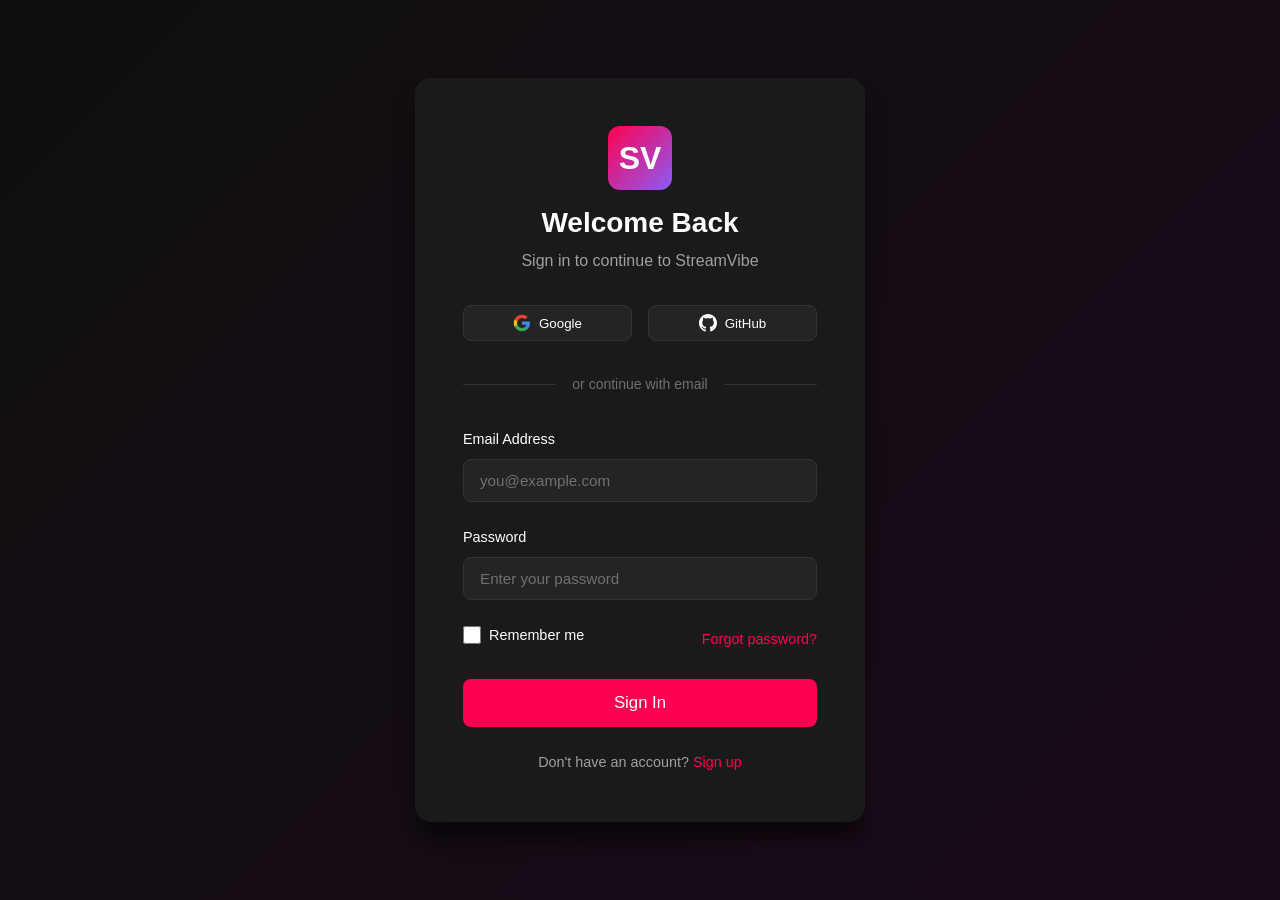
<file: streaming-platform/frontend/dashboard.html>
<!DOCTYPE html>
<html lang="en">
<head>
  <meta charset="UTF-8">
  <meta name="viewport" content="width=device-width, initial-scale=1.0">
  <title>Dashboard - StreamVibe</title>
  <link rel="stylesheet" href="css/main.css">
  <link rel="stylesheet" href="css/components.css">
  <link rel="stylesheet" href="css/animations.css">
  <style>
    .dashboard-header {
      background: linear-gradient(135deg, rgba(255, 0, 80, 0.1) 0%, rgba(139, 92, 246, 0.1) 100%);
      padding: var(--spacing-xl);
      border-radius: var(--radius-xl);
      margin-bottom: var(--spacing-xl);
    }

    .stats-grid {
      display: grid;
      grid-template-columns: repeat(auto-fit, minmax(250px, 1fr));
      gap: var(--spacing-lg);
      margin-bottom: var(--spacing-xl);
    }

    .stat-card {
      background: var(--bg-secondary);
      padding: var(--spacing-lg);
      border-radius: var(--radius-lg);
      border: 1px solid var(--border-color);
      transition: all var(--transition-base);
    }

    .stat-card:hover {
      transform: translateY(-4px);
      box-shadow: var(--shadow-lg);
      border-color: var(--primary);
    }

    .stat-card-header {
      display: flex;
      align-items: center;
      justify-content: space-between;
      margin-bottom: var(--spacing-md);
    }

    .stat-icon {
      width: 48px;
      height: 48px;
      border-radius: var(--radius-lg);
      display: flex;
      align-items: center;
      justify-content: center;
      font-size: 1.5rem;
    }

    .stat-icon.primary {
      background: linear-gradient(135deg, var(--primary), var(--secondary));
    }

    .stat-icon.success {
      background: linear-gradient(135deg, var(--success), #059669);
    }

    .stat-icon.warning {
      background: linear-gradient(135deg, var(--warning), #D97706);
    }

    .stat-icon.info {
      background: linear-gradient(135deg, var(--info), #2563EB);
    }

    .stat-value {
      font-size: 2rem;
      font-weight: 700;
      color: var(--text-primary);
      margin-bottom: var(--spacing-xs);
    }

    .stat-label {
      color: var(--text-secondary);
      font-size: 0.9rem;
    }

    .stat-change {
      display: inline-flex;
      align-items: center;
      gap: 4px;
      font-size: 0.85rem;
      font-weight: 500;
      margin-top: var(--spacing-xs);
    }

    .stat-change.positive {
      color: var(--success);
    }

    .stat-change.negative {
      color: var(--error);
    }

    .chart-container {
      background: var(--bg-secondary);
      padding: var(--spacing-lg);
      border-radius: var(--radius-lg);
      margin-bottom: var(--spacing-xl);
      border: 1px solid var(--border-color);
    }

    .chart-header {
      display: flex;
      align-items: center;
      justify-content: space-between;
      margin-bottom: var(--spacing-lg);
    }

    .chart-title {
      font-size: 1.25rem;
      font-weight: 600;
    }

    .chart-filters {
      display: flex;
      gap: var(--spacing-sm);
    }

    .filter-btn {
      padding: var(--spacing-xs) var(--spacing-md);
      background: var(--bg-tertiary);
      border-radius: var(--radius-md);
      color: var(--text-secondary);
      font-size: 0.85rem;
      cursor: pointer;
      transition: all var(--transition-fast);
    }

    .filter-btn:hover,
    .filter-btn.active {
      background: var(--primary);
      color: white;
    }

    .videos-table {
      background: var(--bg-secondary);
      border-radius: var(--radius-lg);
      overflow: hidden;
      border: 1px solid var(--border-color);
    }

    .table-header {
      display: flex;
      align-items: center;
      justify-content: space-between;
      padding: var(--spacing-lg);
      border-bottom: 1px solid var(--border-color);
    }

    .table-title {
      font-size: 1.25rem;
      font-weight: 600;
    }

    .video-row {
      display: grid;
      grid-template-columns: 200px 1fr auto auto auto;
      gap: var(--spacing-md);
      align-items: center;
      padding: var(--spacing-md) var(--spacing-lg);
      border-bottom: 1px solid var(--border-color);
      transition: background var(--transition-fast);
    }

    .video-row:hover {
      background: var(--bg-hover);
    }

    .video-row:last-child {
      border-bottom: none;
    }

    .video-thumbnail-small {
      width: 100%;
      aspect-ratio: 16/9;
      border-radius: var(--radius-md);
      object-fit: cover;
      background: var(--bg-tertiary);
    }

    .video-info-compact {
      min-width: 0;
    }

    .video-title-compact {
      font-weight: 500;
      margin-bottom: 4px;
    }

    .video-date-compact {
      font-size: 0.85rem;
      color: var(--text-secondary);
    }

    .video-stat-item {
      display: flex;
      align-items: center;
      gap: var(--spacing-xs);
      color: var(--text-secondary);
      font-size: 0.9rem;
    }

    .video-actions {
      display: flex;
      gap: var(--spacing-xs);
    }

    .action-icon-btn {
      width: 32px;
      height: 32px;
      display: flex;
      align-items: center;
      justify-content: center;
      border-radius: var(--radius-md);
      background: var(--bg-tertiary);
      color: var(--text-secondary);
      cursor: pointer;
      transition: all var(--transition-fast);
    }

    .action-icon-btn:hover {
      background: var(--primary);
      color: white;
    }

    .verification-banner {
      background: linear-gradient(135deg, var(--primary), var(--secondary));
      padding: var(--spacing-lg);
      border-radius: var(--radius-lg);
      margin-bottom: var(--spacing-xl);
      display: flex;
      align-items: center;
      gap: var(--spacing-md);
      animation: pulse 2s ease-in-out infinite;
    }

    .verification-icon {
      font-size: 3rem;
    }

    .verification-content h3 {
      font-size: 1.25rem;
      margin-bottom: var(--spacing-xs);
    }

    .verification-content p {
      color: rgba(255, 255, 255, 0.9);
      margin: 0;
    }

    @media (max-width: 1024px) {
      .video-row {
        grid-template-columns: 150px 1fr;
        gap: var(--spacing-sm);
      }

      .video-stat-item,
      .video-actions {
        display: none;
      }
    }

    @media (max-width: 768px) {
      .stats-grid {
        grid-template-columns: 1fr;
      }

      .video-row {
        grid-template-columns: 120px 1fr;
      }
    }
  </style>
</head>
<body>
  <!-- Navigation -->
  <nav class="navbar">
    <div class="navbar-content">
      <div class="navbar-left">
        <button class="icon-btn" onclick="window.location.href='index.html'">
          <svg width="24" height="24" viewBox="0 0 24 24" fill="none" stroke="currentColor" stroke-width="2">
            <path d="M19 12H5M5 12l7 7M5 12l7-7"/>
          </svg>
        </button>
        <a href="index.html" class="logo">
          <div class="logo-icon">SV</div>
          <span>StreamVibe</span>
        </a>
      </div>

      <div class="navbar-center">
        <div class="search-container">
          <input type="text" class="search-bar" placeholder="Search videos, channels..." id="searchInput" onkeyup="handleSearch(event)">
          <button class="search-btn" onclick="performSearch()">
            <svg width="20" height="20" viewBox="0 0 24 24" fill="none" stroke="currentColor" stroke-width="2">
              <circle cx="11" cy="11" r="8"/>
              <path d="m21 21-4.35-4.35"/>
            </svg>
          </button>
        </div>
      </div>

      <div class="navbar-right">
        <div class="user-menu" id="userMenu"></div>
      </div>
    </div>
  </nav>

  <!-- Main Content -->
  <main class="main-content full-width">
    <div class="container">
      <!-- Dashboard Header -->
      <div class="dashboard-header fade-in">
        <h1>Creator Dashboard</h1>
        <p style="color: var(--text-secondary); margin: 0;">Track your channel's performance and manage your content</p>
      </div>

      <!-- Verification Banner (shown if not verified) -->
      <div class="verification-banner slide-in-up" id="verificationBanner" style="display: none;">
        <div class="verification-icon">🔒</div>
        <div class="verification-content">
          <h3>You need verification to upload videos</h3>
          <p>Get 1,000 subscribers or 10,000 total views to become verified and start uploading content!</p>
          <div style="margin-top: var(--spacing-sm);">
            <div class="progress">
              <div class="progress-bar" id="verificationProgress" style="width: 0%"></div>
            </div>
            <p style="font-size: 0.85rem; margin-top: var(--spacing-xs);" id="verificationText"></p>
          </div>
        </div>
      </div>

      <!-- Stats Grid -->
      <div class="stats-grid">
        <div class="stat-card scale-in" style="animation-delay: 0.1s;">
          <div class="stat-card-header">
            <div>
              <div class="stat-value" id="totalViews">0</div>
              <div class="stat-label">Total Views</div>
              <div class="stat-change positive" id="viewsChange">
                <svg width="16" height="16" viewBox="0 0 24 24" fill="none" stroke="currentColor" stroke-width="2">
                  <polyline points="23 6 13.5 15.5 8.5 10.5 1 18"/>
                  <polyline points="17 6 23 6 23 12"/>
                </svg>
                +0%
              </div>
            </div>
            <div class="stat-icon primary">👁️</div>
          </div>
        </div>

        <div class="stat-card scale-in" style="animation-delay: 0.2s;">
          <div class="stat-card-header">
            <div>
              <div class="stat-value" id="totalSubscribers">0</div>
              <div class="stat-label">Subscribers</div>
              <div class="stat-change positive" id="subsChange">
                <svg width="16" height="16" viewBox="0 0 24 24" fill="none" stroke="currentColor" stroke-width="2">
                  <polyline points="23 6 13.5 15.5 8.5 10.5 1 18"/>
                  <polyline points="17 6 23 6 23 12"/>
                </svg>
                +0
              </div>
            </div>
            <div class="stat-icon success">📺</div>
          </div>
        </div>

        <div class="stat-card scale-in" style="animation-delay: 0.3s;">
          <div class="stat-card-header">
            <div>
              <div class="stat-value" id="totalVideos">0</div>
              <div class="stat-label">Total Videos</div>
              <div class="stat-change" id="videosChange">
                <svg width="16" height="16" viewBox="0 0 24 24" fill="none" stroke="currentColor" stroke-width="2">
                  <polyline points="23 6 13.5 15.5 8.5 10.5 1 18"/>
                  <polyline points="17 6 23 6 23 12"/>
                </svg>
                +0 this week
              </div>
            </div>
            <div class="stat-icon warning">🎬</div>
          </div>
        </div>

        <div class="stat-card scale-in" style="animation-delay: 0.4s;">
          <div class="stat-card-header">
            <div>
              <div class="stat-value" id="totalLikes">0</div>
              <div class="stat-label">Total Likes</div>
              <div class="stat-change positive" id="likesChange">
                <svg width="16" height="16" viewBox="0 0 24 24" fill="none" stroke="currentColor" stroke-width="2">
                  <polyline points="23 6 13.5 15.5 8.5 10.5 1 18"/>
                  <polyline points="17 6 23 6 23 12"/>
                </svg>
                +0%
              </div>
            </div>
            <div class="stat-icon info">👍</div>
          </div>
        </div>
      </div>

      <!-- Chart -->
      <div class="chart-container slide-in-up">
        <div class="chart-header">
          <h2 class="chart-title">Views Over Time</h2>
          <div class="chart-filters">
            <button class="filter-btn active" onclick="changeChartPeriod('week')">7 Days</button>
            <button class="filter-btn" onclick="changeChartPeriod('month')">30 Days</button>
            <button class="filter-btn" onclick="changeChartPeriod('year')">1 Year</button>
          </div>
        </div>
        <div id="viewsChart" style="height: 300px; display: flex; align-items: flex-end; gap: 8px; padding: var(--spacing-md);">
          <!-- Simple bar chart -->
        </div>
      </div>

      <!-- Videos Table -->
      <div class="videos-table slide-in-up">
        <div class="table-header">
          <h2 class="table-title">Your Videos</h2>
          <button class="btn btn-primary" onclick="window.location.href='upload.html'">
            <svg width="20" height="20" viewBox="0 0 24 24" fill="none" stroke="currentColor" stroke-width="2">
              <path d="M12 5v14M5 12h14"/>
            </svg>
            Upload Video
          </button>
        </div>
        <div id="videosList">
          <div style="padding: var(--spacing-xl); text-align: center; color: var(--text-secondary);">
            <div style="font-size: 3rem; margin-bottom: var(--spacing-md); opacity: 0.5;">📹</div>
            <p>No videos uploaded yet</p>
            <button class="btn btn-primary" style="margin-top: var(--spacing-md);" onclick="window.location.href='upload.html'">
              Upload Your First Video
            </button>
          </div>
        </div>
      </div>
    </div>
  </main>

  <script src="js/api.js"></script>
  <script src="js/auth.js"></script>
  <script src="js/app.js"></script>
  <script>
    let currentUser = null;

    document.addEventListener('DOMContentLoaded', () => {
      if (!requireAuth()) return;

      currentUser = getCurrentUser();
      initializeUserMenu();
      loadDashboardData();
    });

    function loadDashboardData() {
      // Calculate verification status
      const subscribers = currentUser.subscribers || 0;
      const totalViews = currentUser.totalViews || 0;
      const isVerified = subscribers >= 1000 || totalViews >= 10000;

      // Show verification banner if not verified
      if (!isVerified) {
        const banner = document.getElementById('verificationBanner');
        banner.style.display = 'flex';

        // Calculate progress
        const subsProgress = (subscribers / 1000) * 100;
        const viewsProgress = (totalViews / 10000) * 100;
        const maxProgress = Math.max(subsProgress, viewsProgress);

        document.getElementById('verificationProgress').style.width = Math.min(maxProgress, 100) + '%';

        let text = '';
        if (subscribers < 1000) {
          text += `${1000 - subscribers} more subscribers needed`;
        }
        if (totalViews < 10000) {
          if (text) text += ' OR ';
          text += `${formatNumber(10000 - totalViews)} more views needed`;
        }
        document.getElementById('verificationText').textContent = text;
      }

      // Load stats with demo data
      const stats = {
        totalViews: totalViews || 125430,
        totalSubscribers: subscribers || 542,
        totalVideos: currentUser.totalVideos || 0,
        totalLikes: 8234,
        viewsChange: 12.5,
        subsChange: 23,
        videosChange: 0,
        likesChange: 8.3
      };

      // Update stats
      animateNumber('totalViews', stats.totalViews);
      animateNumber('totalSubscribers', stats.totalSubscribers);
      animateNumber('totalVideos', stats.totalVideos);
      animateNumber('totalLikes', stats.totalLikes);

      document.getElementById('viewsChange').innerHTML = `
        <svg width="16" height="16" viewBox="0 0 24 24" fill="none" stroke="currentColor" stroke-width="2">
          <polyline points="23 6 13.5 15.5 8.5 10.5 1 18"/>
          <polyline points="17 6 23 6 23 12"/>
        </svg>
        +${stats.viewsChange}%
      `;

      document.getElementById('subsChange').innerHTML = `
        <svg width="16" height="16" viewBox="0 0 24 24" fill="none" stroke="currentColor" stroke-width="2">
          <polyline points="23 6 13.5 15.5 8.5 10.5 1 18"/>
          <polyline points="17 6 23 6 23 12"/>
        </svg>
        +${stats.subsChange}
      `;

      // Load chart
      renderChart();

      // Load videos if verified
      if (isVerified || stats.totalVideos > 0) {
        loadUserVideos();
      }
    }

    function animateNumber(elementId, targetValue) {
      const element = document.getElementById(elementId);
      let currentValue = 0;
      const duration = 1500;
      const steps = 60;
      const increment = targetValue / steps;
      const stepDuration = duration / steps;

      const timer = setInterval(() => {
        currentValue += increment;
        if (currentValue >= targetValue) {
          currentValue = targetValue;
          clearInterval(timer);
        }
        element.textContent = formatNumber(Math.floor(currentValue));
      }, stepDuration);
    }

    function renderChart() {
      const chart = document.getElementById('viewsChart');
      const data = [3200, 4100, 3800, 5200, 4900, 6100, 7300]; // Demo data for 7 days

      const maxValue = Math.max(...data);

      chart.innerHTML = data.map((value, index) => {
        const height = (value / maxValue) * 100;
        return `
          <div style="flex: 1; display: flex; flex-direction: column; align-items: center; gap: 8px;">
            <div style="font-size: 0.85rem; color: var(--text-secondary);">${formatNumber(value)}</div>
            <div style="width: 100%; height: 250px; background: var(--bg-tertiary); border-radius: var(--radius-md); display: flex; align-items: flex-end; overflow: hidden; position: relative;">
              <div style="width: 100%; height: ${height}%; background: linear-gradient(to top, var(--primary), var(--secondary)); border-radius: var(--radius-md) var(--radius-md) 0 0; transition: height 1s ease; animation: slideInUp 0.8s ease-out backwards; animation-delay: ${index * 0.1}s;"></div>
            </div>
            <div style="font-size: 0.75rem; color: var(--text-tertiary);">Day ${index + 1}</div>
          </div>
        `;
      }).join('');
    }

    function loadUserVideos() {
      const videosList = document.getElementById('videosList');

      // Demo videos
      const videos = [
        {
          id: '1',
          title: 'My First Video - Introduction to My Channel',
          thumbnail: 'https://via.placeholder.com/200x112',
          views: 1250,
          likes: 89,
          comments: 23,
          uploadedAt: '2024-01-15T10:00:00Z',
          status: 'published'
        }
      ];

      if (videos.length === 0) return;

      videosList.innerHTML = videos.map(video => `
        <div class="video-row">
          <img src="${video.thumbnail}" alt="${video.title}" class="video-thumbnail-small">
          <div class="video-info-compact">
            <div class="video-title-compact text-clamp-2">${video.title}</div>
            <div class="video-date-compact">${formatRelativeTime(video.uploadedAt)}</div>
          </div>
          <div class="video-stat-item">
            <svg width="16" height="16" viewBox="0 0 24 24" fill="none" stroke="currentColor" stroke-width="2">
              <path d="M1 12s4-8 11-8 11 8 11 8-4 8-11 8-11-8-11-8z"/>
              <circle cx="12" cy="12" r="3"/>
            </svg>
            ${formatNumber(video.views)}
          </div>
          <div class="video-stat-item">
            <svg width="16" height="16" viewBox="0 0 24 24" fill="none" stroke="currentColor" stroke-width="2">
              <path d="M14 9V5a3 3 0 0 0-3-3l-4 9v11h11.28a2 2 0 0 0 2-1.7l1.38-9a2 2 0 0 0-2-2.3zM7 22H4a2 2 0 0 1-2-2v-7a2 2 0 0 1 2-2h3"/>
            </svg>
            ${formatNumber(video.likes)}
          </div>
          <div class="video-actions">
            <button class="action-icon-btn" onclick="editVideo('${video.id}')" data-tooltip="Edit">
              <svg width="16" height="16" viewBox="0 0 24 24" fill="none" stroke="currentColor" stroke-width="2">
                <path d="M11 4H4a2 2 0 0 0-2 2v14a2 2 0 0 0 2 2h14a2 2 0 0 0 2-2v-7"/>
                <path d="M18.5 2.5a2.121 2.121 0 0 1 3 3L12 15l-4 1 1-4 9.5-9.5z"/>
              </svg>
            </button>
            <button class="action-icon-btn" onclick="viewAnalytics('${video.id}')" data-tooltip="Analytics">
              <svg width="16" height="16" viewBox="0 0 24 24" fill="none" stroke="currentColor" stroke-width="2">
                <line x1="18" y1="20" x2="18" y2="10"/>
                <line x1="12" y1="20" x2="12" y2="4"/>
                <line x1="6" y1="20" x2="6" y2="14"/>
              </svg>
            </button>
            <button class="action-icon-btn" onclick="deleteVideo('${video.id}')" data-tooltip="Delete">
              <svg width="16" height="16" viewBox="0 0 24 24" fill="none" stroke="currentColor" stroke-width="2">
                <polyline points="3 6 5 6 21 6"/>
                <path d="M19 6v14a2 2 0 0 1-2 2H7a2 2 0 0 1-2-2V6m3 0V4a2 2 0 0 1 2-2h4a2 2 0 0 1 2 2v2"/>
              </svg>
            </button>
          </div>
        </div>
      `).join('');
    }

    function changeChartPeriod(period) {
      document.querySelectorAll('.filter-btn').forEach(btn => btn.classList.remove('active'));
      event.target.classList.add('active');
      renderChart();
    }

    function editVideo(id) {
      showNotification('Edit functionality coming soon!', 'info');
    }

    function viewAnalytics(id) {
      showNotification('Analytics view coming soon!', 'info');
    }

    function deleteVideo(id) {
      if (confirm('Are you sure you want to delete this video?')) {
        showNotification('Video deleted successfully!', 'success');
        loadUserVideos();
      }
    }

    function handleSearch(event) {
      if (event.key === 'Enter') performSearch();
    }

    function performSearch() {
      const query = document.getElementById('searchInput').value;
      if (query.trim()) {
        window.location.href = `search.html?q=${encodeURIComponent(query)}`;
      }
    }
  </script>
</body>
</html>
</file>
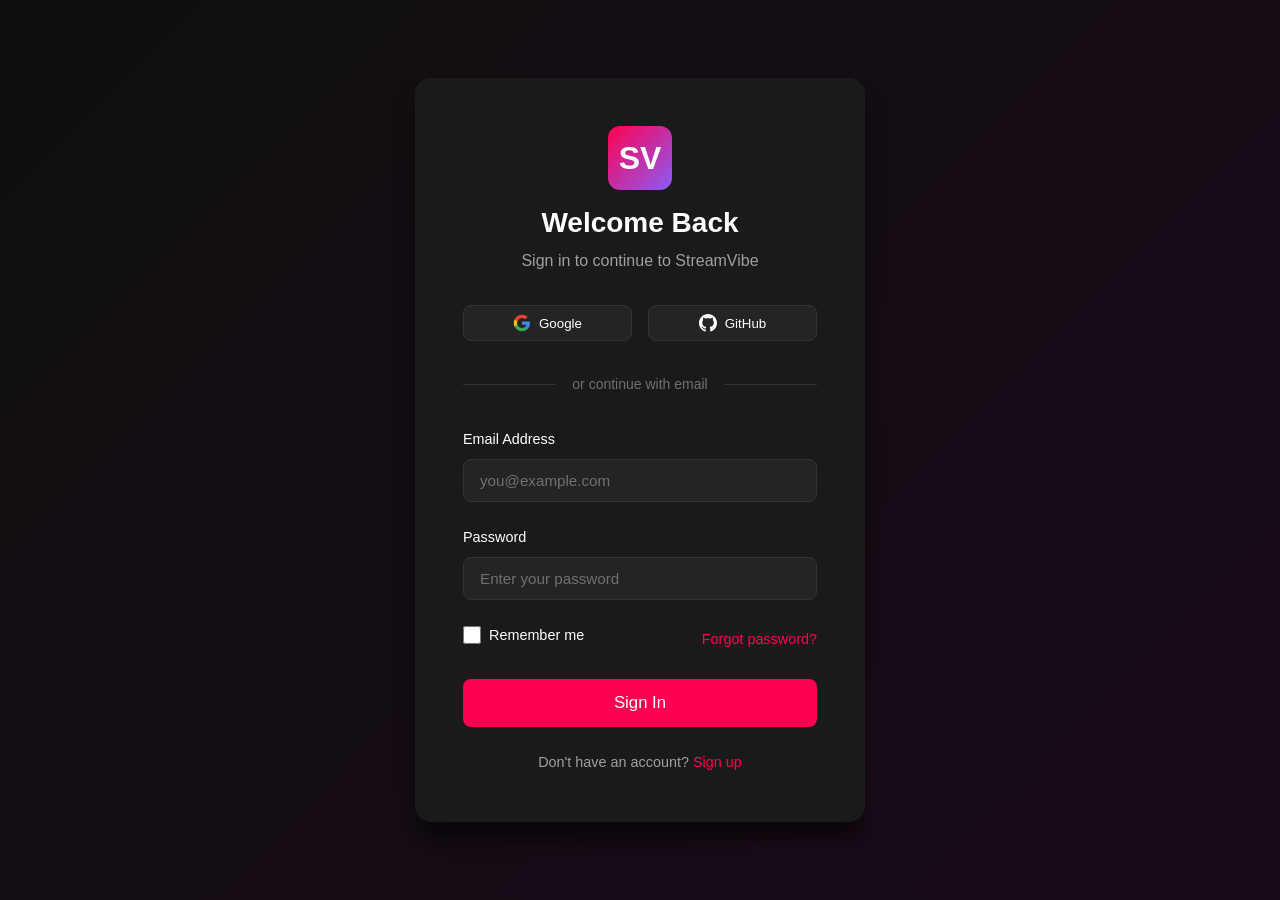
<file: streaming-platform/frontend/history.html>
<!DOCTYPE html>
<html lang="en">
<head>
  <meta charset="UTF-8">
  <meta name="viewport" content="width=device-width, initial-scale=1.0">
  <title>Watch History - StreamVibe</title>
  <link rel="stylesheet" href="css/main.css">
  <link rel="stylesheet" href="css/components.css">
  <link rel="stylesheet" href="css/animations.css">
  <style>
    .history-header {
      display: flex;
      align-items: center;
      justify-content: space-between;
      margin-bottom: var(--spacing-xl);
      flex-wrap: wrap;
      gap: var(--spacing-md);
    }

    .history-title {
      font-size: 2rem;
      font-weight: 700;
    }

    .history-actions {
      display: flex;
      gap: var(--spacing-md);
    }

    .history-stats {
      display: flex;
      gap: var(--spacing-xl);
      margin-bottom: var(--spacing-xl);
      padding: var(--spacing-lg);
      background: var(--bg-secondary);
      border-radius: var(--radius-lg);
      border: 1px solid var(--border-color);
    }

    .history-stat {
      text-align: center;
    }

    .history-stat-value {
      font-size: 1.75rem;
      font-weight: 700;
      color: var(--primary);
    }

    .history-stat-label {
      color: var(--text-secondary);
      font-size: 0.9rem;
    }

    .history-group {
      margin-bottom: var(--spacing-xl);
    }

    .history-group-title {
      font-size: 1.25rem;
      font-weight: 600;
      margin-bottom: var(--spacing-md);
      color: var(--text-secondary);
    }

    .history-item {
      display: grid;
      grid-template-columns: 200px 1fr auto;
      gap: var(--spacing-md);
      padding: var(--spacing-md);
      background: var(--bg-secondary);
      border-radius: var(--radius-lg);
      margin-bottom: var(--spacing-md);
      border: 1px solid var(--border-color);
      transition: all var(--transition-fast);
    }

    .history-item:hover {
      background: var(--bg-hover);
      border-color: var(--primary);
      transform: translateX(4px);
    }

    .history-thumbnail {
      width: 100%;
      aspect-ratio: 16/9;
      border-radius: var(--radius-md);
      object-fit: cover;
      background: var(--bg-tertiary);
      cursor: pointer;
      position: relative;
    }

    .watch-progress {
      position: absolute;
      bottom: 0;
      left: 0;
      right: 0;
      height: 4px;
      background: rgba(0, 0, 0, 0.5);
    }

    .watch-progress-bar {
      height: 100%;
      background: var(--primary);
    }

    .history-info {
      min-width: 0;
      display: flex;
      flex-direction: column;
      justify-content: center;
    }

    .history-video-title {
      font-weight: 500;
      margin-bottom: var(--spacing-xs);
      cursor: pointer;
      transition: color var(--transition-fast);
    }

    .history-video-title:hover {
      color: var(--primary);
    }

    .history-channel {
      color: var(--text-secondary);
      font-size: 0.9rem;
      margin-bottom: var(--spacing-xs);
    }

    .history-meta {
      color: var(--text-tertiary);
      font-size: 0.85rem;
    }

    .history-actions-btn {
      display: flex;
      flex-direction: column;
      justify-content: center;
      gap: var(--spacing-sm);
    }

    .empty-history {
      text-align: center;
      padding: var(--spacing-2xl);
      color: var(--text-secondary);
    }

    .empty-icon {
      font-size: 5rem;
      margin-bottom: var(--spacing-md);
      opacity: 0.3;
    }

    @media (max-width: 768px) {
      .history-item {
        grid-template-columns: 120px 1fr;
        gap: var(--spacing-sm);
      }

      .history-actions-btn {
        display: none;
      }

      .history-stats {
        flex-direction: column;
        gap: var(--spacing-md);
      }
    }
  </style>
</head>
<body>
  <!-- Navigation -->
  <nav class="navbar">
    <div class="navbar-content">
      <div class="navbar-left">
        <button class="icon-btn" id="menuBtn" onclick="toggleSidebar()">
          <svg width="24" height="24" viewBox="0 0 24 24" fill="none" stroke="currentColor" stroke-width="2">
            <path d="M3 12h18M3 6h18M3 18h18"/>
          </svg>
        </button>
        <a href="index.html" class="logo">
          <div class="logo-icon">SV</div>
          <span>StreamVibe</span>
        </a>
      </div>

      <div class="navbar-center">
        <div class="search-container">
          <input type="text" class="search-bar" placeholder="Search videos, channels..." id="searchInput" onkeyup="handleSearch(event)">
          <button class="search-btn" onclick="performSearch()">
            <svg width="20" height="20" viewBox="0 0 24 24" fill="none" stroke="currentColor" stroke-width="2">
              <circle cx="11" cy="11" r="8"/>
              <path d="m21 21-4.35-4.35"/>
            </svg>
          </button>
        </div>
      </div>

      <div class="navbar-right">
        <div class="user-menu" id="userMenu"></div>
      </div>
    </div>
  </nav>

  <!-- Sidebar -->
  <aside class="sidebar" id="sidebar">
    <div class="sidebar-section">
      <a href="index.html" class="sidebar-link">
        <span class="sidebar-icon">🏠</span>
        <span>Home</span>
      </a>
      <a href="#trending" class="sidebar-link">
        <span class="sidebar-icon">🔥</span>
        <span>Trending</span>
      </a>
      <a href="#subscriptions" class="sidebar-link">
        <span class="sidebar-icon">📺</span>
        <span>Subscriptions</span>
      </a>
    </div>

    <div class="sidebar-section">
      <div class="sidebar-title">Library</div>
      <a href="history.html" class="sidebar-link active">
        <span class="sidebar-icon">🕐</span>
        <span>History</span>
      </a>
      <a href="watch-later.html" class="sidebar-link">
        <span class="sidebar-icon">⏰</span>
        <span>Watch Later</span>
      </a>
      <a href="#liked" class="sidebar-link">
        <span class="sidebar-icon">👍</span>
        <span>Liked Videos</span>
      </a>
    </div>
  </aside>

  <!-- Main Content -->
  <main class="main-content">
    <div class="container">
      <!-- Header -->
      <div class="history-header fade-in">
        <h1 class="history-title">Watch History</h1>
        <div class="history-actions">
          <button class="btn btn-outline" onclick="searchHistory()">
            <svg width="20" height="20" viewBox="0 0 24 24" fill="none" stroke="currentColor" stroke-width="2">
              <circle cx="11" cy="11" r="8"/>
              <path d="m21 21-4.35-4.35"/>
            </svg>
            Search
          </button>
          <button class="btn btn-outline" onclick="clearHistory()">
            <svg width="20" height="20" viewBox="0 0 24 24" fill="none" stroke="currentColor" stroke-width="2">
              <polyline points="3 6 5 6 21 6"/>
              <path d="M19 6v14a2 2 0 0 1-2 2H7a2 2 0 0 1-2-2V6m3 0V4a2 2 0 0 1 2-2h4a2 2 0 0 1 2 2v2"/>
            </svg>
            Clear All
          </button>
        </div>
      </div>

      <!-- Stats -->
      <div class="history-stats slide-in-up">
        <div class="history-stat">
          <div class="history-stat-value" id="totalVideos">0</div>
          <div class="history-stat-label">Videos Watched</div>
        </div>
        <div class="history-stat">
          <div class="history-stat-value" id="totalWatchTime">0h</div>
          <div class="history-stat-label">Watch Time</div>
        </div>
        <div class="history-stat">
          <div class="history-stat-value" id="avgPerDay">0</div>
          <div class="history-stat-label">Avg. per Day</div>
        </div>
      </div>

      <!-- History List -->
      <div id="historyContainer">
        <!-- History items will be loaded here -->
      </div>
    </div>
  </main>

  <script src="js/api.js"></script>
  <script src="js/auth.js"></script>
  <script src="js/app.js"></script>
  <script>
    document.addEventListener('DOMContentLoaded', () => {
      if (!requireAuth()) return;

      initializeUserMenu();
      loadHistory();
    });

    async function loadHistory() {
      try {
        // In real app: const response = await api.get('/playlists/history');

        // Demo data
        const historyData = {
          today: [
            {
              id: '1',
              title: 'Amazing Tutorial - Complete Guide 2024',
              thumbnail: 'https://via.placeholder.com/200x112',
              channel: 'TechGuru',
              views: 125000,
              watchedAt: '2024-01-15T18:30:00Z',
              watchProgress: 75,
              duration: 600
            },
            {
              id: '2',
              title: 'Epic Gaming Montage - Best Moments',
              thumbnail: 'https://via.placeholder.com/200x112',
              channel: 'ProGamer',
              views: 50000,
              watchedAt: '2024-01-15T15:20:00Z',
              watchProgress: 100,
              duration: 480
            }
          ],
          yesterday: [
            {
              id: '3',
              title: 'Music Mix 2024 - Best Songs',
              thumbnail: 'https://via.placeholder.com/200x112',
              channel: 'MusicVibes',
              views: 500000,
              watchedAt: '2024-01-14T20:00:00Z',
              watchProgress: 45,
              duration: 3600
            }
          ],
          thisWeek: [
            {
              id: '4',
              title: 'How to Code Like a Pro',
              thumbnail: 'https://via.placeholder.com/200x112',
              channel: 'CodeMaster',
              views: 75000,
              watchedAt: '2024-01-12T14:00:00Z',
              watchProgress: 90,
              duration: 1200
            }
          ]
        };

        // Calculate stats
        const allVideos = [...historyData.today, ...historyData.yesterday, ...historyData.thisWeek];
        const totalVideos = allVideos.length;
        const totalWatchTime = allVideos.reduce((sum, v) => sum + (v.duration * v.watchProgress / 100), 0);
        const avgPerDay = Math.round(totalVideos / 7);

        animateNumber('totalVideos', totalVideos);
        document.getElementById('totalWatchTime').textContent = Math.round(totalWatchTime / 3600) + 'h';
        animateNumber('avgPerDay', avgPerDay);

        renderHistory(historyData);
      } catch (error) {
        console.error('Failed to load history:', error);
        showEmptyState();
      }
    }

    function renderHistory(data) {
      const container = document.getElementById('historyContainer');

      const groups = [
        { title: 'Today', items: data.today },
        { title: 'Yesterday', items: data.yesterday },
        { title: 'This Week', items: data.thisWeek }
      ];

      const html = groups.map(group => {
        if (!group.items || group.items.length === 0) return '';

        return `
          <div class="history-group slide-in-up">
            <h2 class="history-group-title">${group.title}</h2>
            ${group.items.map(video => `
              <div class="history-item">
                <div class="history-thumbnail" onclick="window.location.href='video.html?id=${video.id}'">
                  <img src="${video.thumbnail}" alt="${video.title}" style="width: 100%; height: 100%; object-fit: cover; border-radius: var(--radius-md);">
                  <div class="watch-progress">
                    <div class="watch-progress-bar" style="width: ${video.watchProgress}%"></div>
                  </div>
                  <div class="video-duration">${formatDuration(video.duration)}</div>
                </div>
                <div class="history-info">
                  <div class="history-video-title text-clamp-2" onclick="window.location.href='video.html?id=${video.id}'">${video.title}</div>
                  <div class="history-channel">${video.channel}</div>
                  <div class="history-meta">
                    ${formatNumber(video.views)} views • Watched ${formatRelativeTime(video.watchedAt)} • ${video.watchProgress}% complete
                  </div>
                </div>
                <div class="history-actions-btn">
                  <button class="btn btn-sm btn-outline" onclick="resumeVideo('${video.id}', ${video.watchProgress})">
                    Resume
                  </button>
                  <button class="btn btn-sm btn-ghost" onclick="removeFromHistory('${video.id}')">
                    <svg width="16" height="16" viewBox="0 0 24 24" fill="none" stroke="currentColor" stroke-width="2">
                      <line x1="18" y1="6" x2="6" y2="18"/>
                      <line x1="6" y1="6" x2="18" y2="18"/>
                    </svg>
                  </button>
                </div>
              </div>
            `).join('')}
          </div>
        `;
      }).join('');

      container.innerHTML = html || showEmptyState();
    }

    function showEmptyState() {
      return `
        <div class="empty-history fade-in">
          <div class="empty-icon">🕐</div>
          <h2>No watch history yet</h2>
          <p>Videos you watch will appear here</p>
          <button class="btn btn-primary" style="margin-top: var(--spacing-lg);" onclick="window.location.href='index.html'">
            Explore Videos
          </button>
        </div>
      `;
    }

    function animateNumber(elementId, targetValue) {
      const element = document.getElementById(elementId);
      let currentValue = 0;
      const duration = 1000;
      const steps = 30;
      const increment = targetValue / steps;
      const stepDuration = duration / steps;

      const timer = setInterval(() => {
        currentValue += increment;
        if (currentValue >= targetValue) {
          currentValue = targetValue;
          clearInterval(timer);
        }
        element.textContent = Math.floor(currentValue);
      }, stepDuration);
    }

    function resumeVideo(id, progress) {
      window.location.href = `video.html?id=${id}&t=${progress}`;
    }

    function removeFromHistory(id) {
      if (confirm('Remove this video from your history?')) {
        showNotification('Removed from history', 'success');
        loadHistory();
      }
    }

    function clearHistory() {
      if (confirm('Are you sure you want to clear your entire watch history? This action cannot be undone.')) {
        showNotification('History cleared', 'success');
        document.getElementById('historyContainer').innerHTML = showEmptyState();
        document.getElementById('totalVideos').textContent = '0';
        document.getElementById('totalWatchTime').textContent = '0h';
        document.getElementById('avgPerDay').textContent = '0';
      }
    }

    function searchHistory() {
      const query = prompt('Search your history:');
      if (query) {
        showNotification('Search functionality coming soon!', 'info');
      }
    }

    function toggleSidebar() {
      document.getElementById('sidebar').classList.toggle('open');
    }

    function handleSearch(event) {
      if (event.key === 'Enter') performSearch();
    }

    function performSearch() {
      const query = document.getElementById('searchInput').value;
      if (query.trim()) {
        window.location.href = `search.html?q=${encodeURIComponent(query)}`;
      }
    }
  </script>
</body>
</html>
</file>
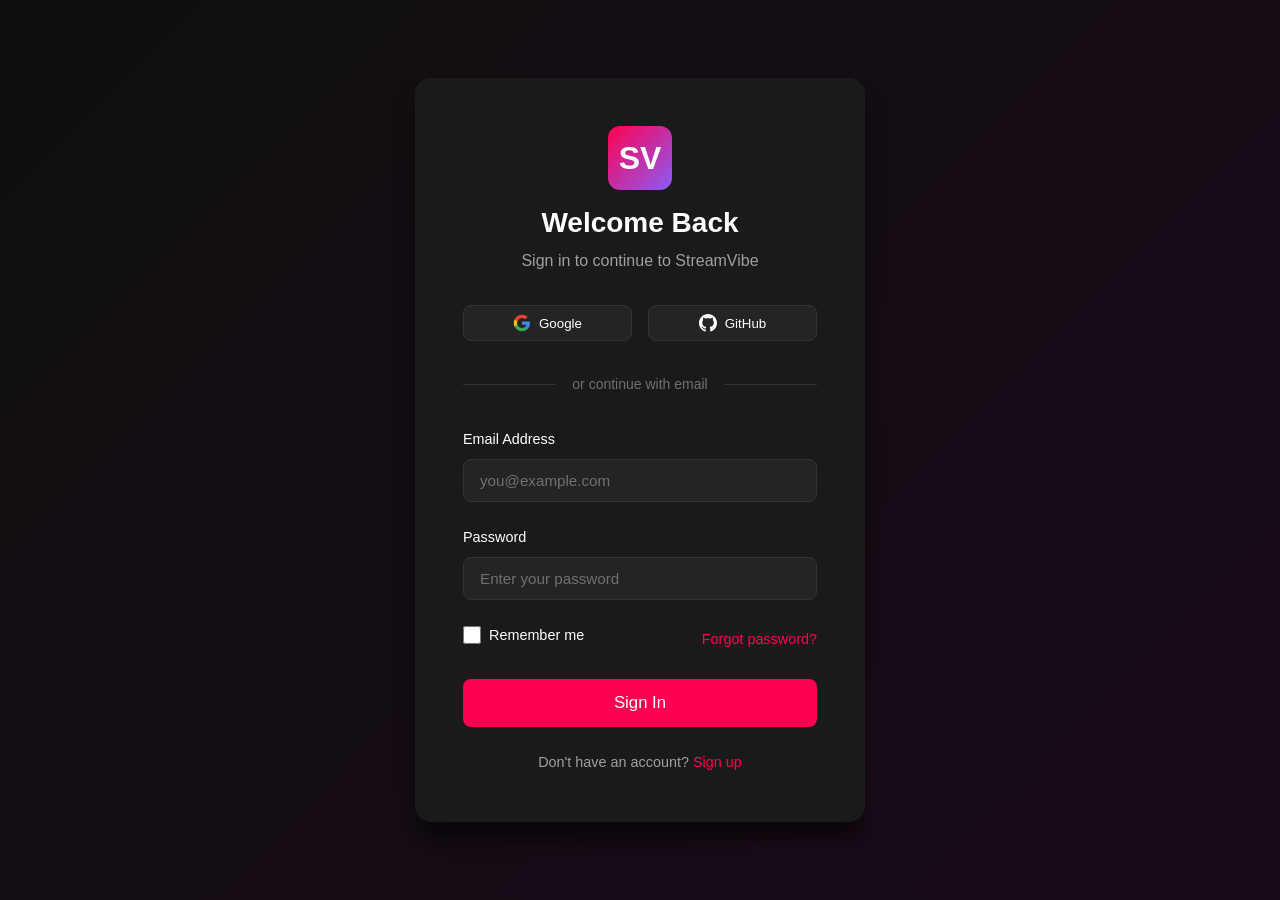
<file: streaming-platform/frontend/login.html>
<!DOCTYPE html>
<html lang="en">
<head>
  <meta charset="UTF-8">
  <meta name="viewport" content="width=device-width, initial-scale=1.0">
  <title>Login - StreamVibe</title>
  <link rel="stylesheet" href="css/main.css">
  <link rel="stylesheet" href="css/components.css">
  <link rel="stylesheet" href="css/animations.css">
  <style>
    .auth-container {
      min-height: 100vh;
      display: flex;
      align-items: center;
      justify-content: center;
      padding: var(--spacing-lg);
      background: linear-gradient(135deg, var(--bg-primary) 0%, #1a0a1a 100%);
    }

    .auth-box {
      background: var(--bg-secondary);
      border-radius: var(--radius-xl);
      padding: var(--spacing-2xl);
      max-width: 450px;
      width: 100%;
      box-shadow: var(--shadow-xl);
    }

    .auth-logo {
      text-align: center;
      margin-bottom: var(--spacing-xl);
    }

    .auth-logo-icon {
      width: 64px;
      height: 64px;
      background: linear-gradient(135deg, var(--primary), var(--secondary));
      border-radius: var(--radius-lg);
      display: inline-flex;
      align-items: center;
      justify-content: center;
      font-size: 2rem;
      font-weight: 700;
      color: white;
      margin-bottom: var(--spacing-md);
    }

    .auth-title {
      font-size: 1.75rem;
      font-weight: 600;
      text-align: center;
      margin-bottom: var(--spacing-sm);
    }

    .auth-subtitle {
      text-align: center;
      color: var(--text-secondary);
      margin-bottom: var(--spacing-xl);
    }

    .auth-divider {
      display: flex;
      align-items: center;
      gap: var(--spacing-md);
      margin: var(--spacing-xl) 0;
      color: var(--text-tertiary);
      font-size: 0.875rem;
    }

    .auth-divider::before,
    .auth-divider::after {
      content: '';
      flex: 1;
      height: 1px;
      background: var(--border-color);
    }

    .auth-link {
      text-align: center;
      margin-top: var(--spacing-lg);
      color: var(--text-secondary);
      font-size: 0.9rem;
    }

    .auth-link a {
      color: var(--primary);
      font-weight: 500;
    }

    .auth-link a:hover {
      text-decoration: underline;
    }

    .social-login {
      display: grid;
      grid-template-columns: 1fr 1fr;
      gap: var(--spacing-md);
      margin-bottom: var(--spacing-lg);
    }

    .social-btn {
      padding: var(--spacing-sm) var(--spacing-md);
      background: var(--bg-tertiary);
      border: 1px solid var(--border-color);
      border-radius: var(--radius-md);
      color: var(--text-primary);
      display: flex;
      align-items: center;
      justify-content: center;
      gap: var(--spacing-sm);
      cursor: pointer;
      transition: all var(--transition-fast);
    }

    .social-btn:hover {
      background: var(--bg-hover);
      border-color: var(--text-secondary);
    }

    .remember-forgot {
      display: flex;
      align-items: center;
      justify-content: space-between;
      margin-bottom: var(--spacing-lg);
      font-size: 0.9rem;
    }

    .forgot-link {
      color: var(--primary);
      font-weight: 500;
    }

    .forgot-link:hover {
      text-decoration: underline;
    }
  </style>
</head>
<body>
  <div class="auth-container fade-in">
    <div class="auth-box scale-in">
      <div class="auth-logo">
        <div class="auth-logo-icon">SV</div>
        <h1 class="auth-title">Welcome Back</h1>
        <p class="auth-subtitle">Sign in to continue to StreamVibe</p>
      </div>

      <!-- Social Login -->
      <div class="social-login">
        <button class="social-btn" onclick="socialLogin('google')">
          <svg width="18" height="18" viewBox="0 0 24 24" fill="currentColor">
            <path d="M22.56 12.25c0-.78-.07-1.53-.2-2.25H12v4.26h5.92c-.26 1.37-1.04 2.53-2.21 3.31v2.77h3.57c2.08-1.92 3.28-4.74 3.28-8.09z" fill="#4285F4"/>
            <path d="M12 23c2.97 0 5.46-.98 7.28-2.66l-3.57-2.77c-.98.66-2.23 1.06-3.71 1.06-2.86 0-5.29-1.93-6.16-4.53H2.18v2.84C3.99 20.53 7.7 23 12 23z" fill="#34A853"/>
            <path d="M5.84 14.09c-.22-.66-.35-1.36-.35-2.09s.13-1.43.35-2.09V7.07H2.18C1.43 8.55 1 10.22 1 12s.43 3.45 1.18 4.93l2.85-2.22.81-.62z" fill="#FBBC05"/>
            <path d="M12 5.38c1.62 0 3.06.56 4.21 1.64l3.15-3.15C17.45 2.09 14.97 1 12 1 7.7 1 3.99 3.47 2.18 7.07l3.66 2.84c.87-2.6 3.3-4.53 6.16-4.53z" fill="#EA4335"/>
          </svg>
          Google
        </button>
        <button class="social-btn" onclick="socialLogin('github')">
          <svg width="18" height="18" viewBox="0 0 24 24" fill="currentColor">
            <path d="M12 0c-6.626 0-12 5.373-12 12 0 5.302 3.438 9.8 8.207 11.387.599.111.793-.261.793-.577v-2.234c-3.338.726-4.033-1.416-4.033-1.416-.546-1.387-1.333-1.756-1.333-1.756-1.089-.745.083-.729.083-.729 1.205.084 1.839 1.237 1.839 1.237 1.07 1.834 2.807 1.304 3.492.997.107-.775.418-1.305.762-1.604-2.665-.305-5.467-1.334-5.467-5.931 0-1.311.469-2.381 1.236-3.221-.124-.303-.535-1.524.117-3.176 0 0 1.008-.322 3.301 1.23.957-.266 1.983-.399 3.003-.404 1.02.005 2.047.138 3.006.404 2.291-1.552 3.297-1.23 3.297-1.23.653 1.653.242 2.874.118 3.176.77.84 1.235 1.911 1.235 3.221 0 4.609-2.807 5.624-5.479 5.921.43.372.823 1.102.823 2.222v3.293c0 .319.192.694.801.576 4.765-1.589 8.199-6.086 8.199-11.386 0-6.627-5.373-12-12-12z"/>
          </svg>
          GitHub
        </button>
      </div>

      <div class="auth-divider">
        <span>or continue with email</span>
      </div>

      <!-- Login Form -->
      <form id="loginForm" onsubmit="handleLogin(event)">
        <div class="form-group">
          <label class="form-label" for="email">Email Address</label>
          <input
            type="email"
            id="email"
            class="form-input"
            placeholder="you@example.com"
            required
          >
        </div>

        <div class="form-group">
          <label class="form-label" for="password">Password</label>
          <input
            type="password"
            id="password"
            class="form-input"
            placeholder="Enter your password"
            required
          >
        </div>

        <div class="remember-forgot">
          <label class="form-checkbox">
            <input type="checkbox" id="remember">
            <span>Remember me</span>
          </label>
          <a href="reset-password.html" class="forgot-link">Forgot password?</a>
        </div>

        <button type="submit" class="btn btn-primary btn-full btn-lg">
          <span id="loginBtnText">Sign In</span>
          <div class="spinner hidden" id="loginSpinner"></div>
        </button>
      </form>

      <div class="auth-link">
        Don't have an account? <a href="signup.html">Sign up</a>
      </div>
    </div>
  </div>

  <script src="js/api.js"></script>
  <script src="js/auth.js"></script>
  <script>
    async function handleLogin(event) {
      event.preventDefault();

      const email = document.getElementById('email').value;
      const password = document.getElementById('password').value;
      const remember = document.getElementById('remember').checked;

      const btnText = document.getElementById('loginBtnText');
      const spinner = document.getElementById('loginSpinner');
      const form = document.getElementById('loginForm');

      // Show loading state
      btnText.classList.add('hidden');
      spinner.classList.remove('hidden');
      form.querySelectorAll('input').forEach(input => input.disabled = true);

      try {
        const response = await api.post('/auth/login', {
          email,
          password
        });

        if (response.success) {
          // Store token
          if (remember) {
            localStorage.setItem('token', response.data.token);
          } else {
            sessionStorage.setItem('token', response.data.token);
          }

          // Store user data
          localStorage.setItem('user', JSON.stringify(response.data.user));

          // Show success message
          showNotification('Login successful! Redirecting...', 'success');

          // Redirect to homepage
          setTimeout(() => {
            window.location.href = 'index.html';
          }, 1000);
        }
      } catch (error) {
        // Show error message
        showNotification(error.message || 'Login failed. Please try again.', 'error');

        // Reset form state
        btnText.classList.remove('hidden');
        spinner.classList.add('hidden');
        form.querySelectorAll('input').forEach(input => input.disabled = false);
      }
    }

    function socialLogin(provider) {
      showNotification(`${provider} login coming soon!`, 'info');
    }

    function showNotification(message, type) {
      // Simple notification implementation
      const notification = document.createElement('div');
      notification.className = `alert alert-${type} notification-enter`;
      notification.style.position = 'fixed';
      notification.style.top = '20px';
      notification.style.right = '20px';
      notification.style.zIndex = '9999';
      notification.style.minWidth = '300px';
      notification.innerHTML = `
        <div class="alert-content">
          <div>${message}</div>
        </div>
      `;

      document.body.appendChild(notification);

      setTimeout(() => {
        notification.classList.add('notification-exit');
        setTimeout(() => notification.remove(), 300);
      }, 3000);
    }
  </script>
</body>
</html>
</file>
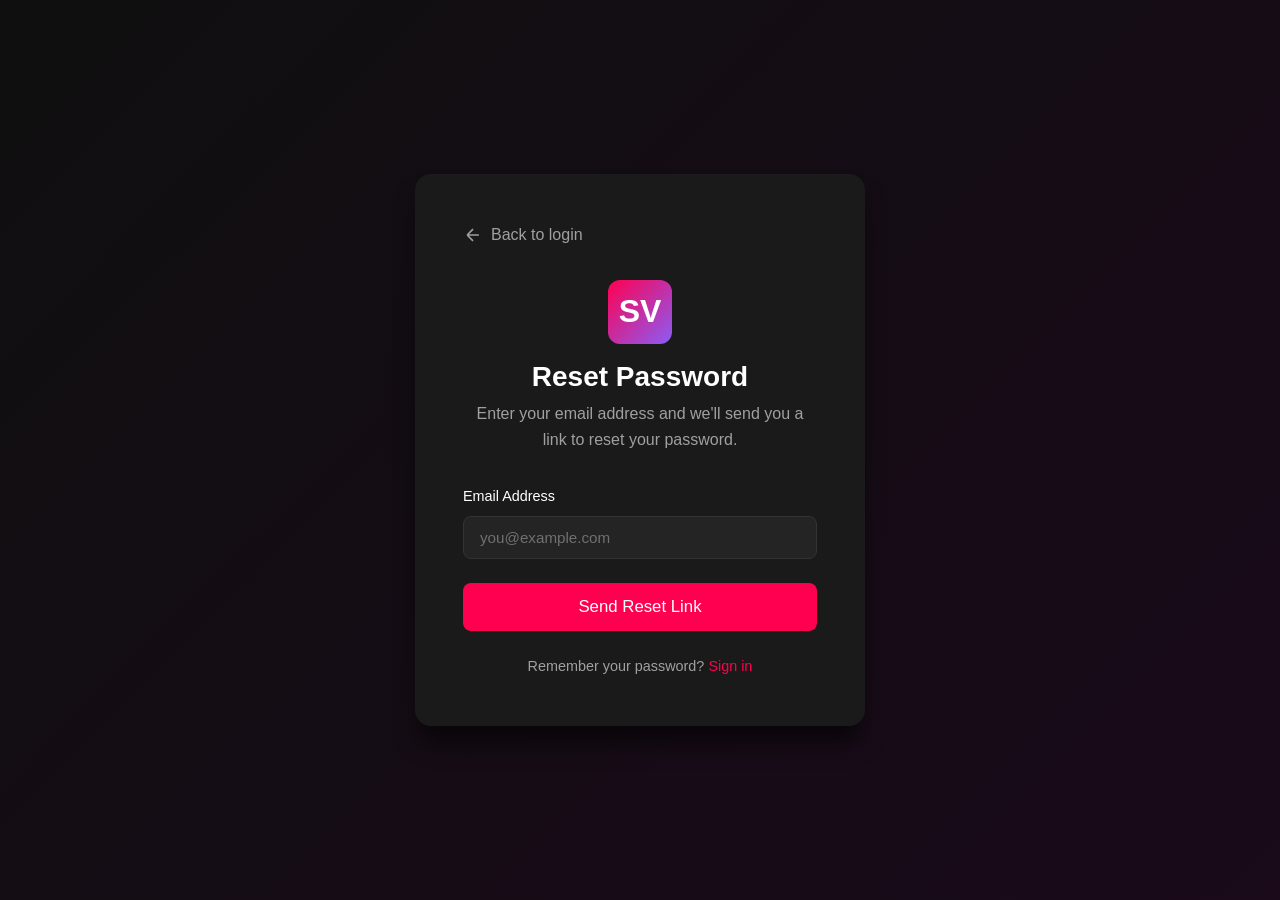
<file: streaming-platform/frontend/reset-password.html>
<!DOCTYPE html>
<html lang="en">
<head>
  <meta charset="UTF-8">
  <meta name="viewport" content="width=device-width, initial-scale=1.0">
  <title>Reset Password - StreamVibe</title>
  <link rel="stylesheet" href="css/main.css">
  <link rel="stylesheet" href="css/components.css">
  <link rel="stylesheet" href="css/animations.css">
  <style>
    .auth-container {
      min-height: 100vh;
      display: flex;
      align-items: center;
      justify-content: center;
      padding: var(--spacing-lg);
      background: linear-gradient(135deg, var(--bg-primary) 0%, #1a0a1a 100%);
    }

    .auth-box {
      background: var(--bg-secondary);
      border-radius: var(--radius-xl);
      padding: var(--spacing-2xl);
      max-width: 450px;
      width: 100%;
      box-shadow: var(--shadow-xl);
    }

    .auth-logo {
      text-align: center;
      margin-bottom: var(--spacing-xl);
    }

    .auth-logo-icon {
      width: 64px;
      height: 64px;
      background: linear-gradient(135deg, var(--primary), var(--secondary));
      border-radius: var(--radius-lg);
      display: inline-flex;
      align-items: center;
      justify-content: center;
      font-size: 2rem;
      font-weight: 700;
      color: white;
      margin-bottom: var(--spacing-md);
    }

    .auth-title {
      font-size: 1.75rem;
      font-weight: 600;
      text-align: center;
      margin-bottom: var(--spacing-sm);
    }

    .auth-subtitle {
      text-align: center;
      color: var(--text-secondary);
      margin-bottom: var(--spacing-xl);
      line-height: 1.6;
    }

    .auth-link {
      text-align: center;
      margin-top: var(--spacing-lg);
      color: var(--text-secondary);
      font-size: 0.9rem;
    }

    .auth-link a {
      color: var(--primary);
      font-weight: 500;
    }

    .auth-link a:hover {
      text-decoration: underline;
    }

    .success-message {
      text-align: center;
      padding: var(--spacing-xl);
    }

    .success-icon {
      width: 64px;
      height: 64px;
      background: var(--success);
      border-radius: var(--radius-full);
      display: inline-flex;
      align-items: center;
      justify-content: center;
      font-size: 2rem;
      color: white;
      margin-bottom: var(--spacing-md);
    }

    .back-link {
      display: inline-flex;
      align-items: center;
      gap: var(--spacing-sm);
      color: var(--text-secondary);
      margin-bottom: var(--spacing-xl);
      transition: color var(--transition-fast);
    }

    .back-link:hover {
      color: var(--text-primary);
    }
  </style>
</head>
<body>
  <div class="auth-container fade-in">
    <div class="auth-box scale-in">
      <a href="login.html" class="back-link">
        <svg width="20" height="20" viewBox="0 0 24 24" fill="none" stroke="currentColor" stroke-width="2">
          <path d="M19 12H5M5 12l7 7M5 12l7-7"/>
        </svg>
        Back to login
      </a>

      <div class="auth-logo">
        <div class="auth-logo-icon">SV</div>
        <h1 class="auth-title">Reset Password</h1>
        <p class="auth-subtitle">
          Enter your email address and we'll send you a link to reset your password.
        </p>
      </div>

      <!-- Reset Form -->
      <form id="resetForm" onsubmit="handleReset(event)">
        <div class="form-group">
          <label class="form-label" for="email">Email Address</label>
          <input
            type="email"
            id="email"
            class="form-input"
            placeholder="you@example.com"
            required
          >
        </div>

        <button type="submit" class="btn btn-primary btn-full btn-lg">
          <span id="resetBtnText">Send Reset Link</span>
          <div class="spinner hidden" id="resetSpinner"></div>
        </button>
      </form>

      <!-- Success Message (hidden by default) -->
      <div id="successMessage" class="success-message hidden fade-in">
        <div class="success-icon">✓</div>
        <h2 class="auth-title">Check Your Email</h2>
        <p class="auth-subtitle">
          We've sent a password reset link to <strong id="sentEmail"></strong>.
          Please check your inbox and follow the instructions.
        </p>
        <p class="auth-subtitle">
          Didn't receive the email? <a href="#" onclick="resendEmail(); return false;">Resend</a>
        </p>
      </div>

      <div class="auth-link">
        Remember your password? <a href="login.html">Sign in</a>
      </div>
    </div>
  </div>

  <script src="js/api.js"></script>
  <script src="js/auth.js"></script>
  <script>
    async function handleReset(event) {
      event.preventDefault();

      const email = document.getElementById('email').value;
      const btnText = document.getElementById('resetBtnText');
      const spinner = document.getElementById('resetSpinner');
      const form = document.getElementById('resetForm');

      // Show loading state
      btnText.classList.add('hidden');
      spinner.classList.remove('hidden');
      form.querySelectorAll('input').forEach(input => input.disabled = true);

      try {
        const response = await api.post('/auth/forgot-password', { email });

        if (response.success) {
          // Hide form and show success message
          form.classList.add('hidden');
          document.getElementById('sentEmail').textContent = email;
          document.getElementById('successMessage').classList.remove('hidden');
        }
      } catch (error) {
        // Show error message
        showNotification(error.message || 'Failed to send reset link. Please try again.', 'error');

        // Reset form state
        btnText.classList.remove('hidden');
        spinner.classList.add('hidden');
        form.querySelectorAll('input').forEach(input => input.disabled = false);
      }
    }

    async function resendEmail() {
      const email = document.getElementById('email').value;

      try {
        const response = await api.post('/auth/forgot-password', { email });
        if (response.success) {
          showNotification('Reset link sent again!', 'success');
        }
      } catch (error) {
        showNotification('Failed to resend. Please try again.', 'error');
      }
    }

    function showNotification(message, type) {
      const notification = document.createElement('div');
      notification.className = `alert alert-${type} notification-enter`;
      notification.style.position = 'fixed';
      notification.style.top = '20px';
      notification.style.right = '20px';
      notification.style.zIndex = '9999';
      notification.style.minWidth = '300px';
      notification.innerHTML = `
        <div class="alert-content">
          <div>${message}</div>
        </div>
      `;

      document.body.appendChild(notification);

      setTimeout(() => {
        notification.classList.add('notification-exit');
        setTimeout(() => notification.remove(), 300);
      }, 3000);
    }

    // Check if there's a token in URL for password reset
    const urlParams = new URLSearchParams(window.location.search);
    const token = urlParams.get('token');

    if (token) {
      // Show new password form instead
      document.getElementById('resetForm').innerHTML = `
        <div class="form-group">
          <label class="form-label" for="newPassword">New Password</label>
          <input
            type="password"
            id="newPassword"
            class="form-input"
            placeholder="Enter new password"
            minlength="8"
            required
          >
        </div>
        <div class="form-group">
          <label class="form-label" for="confirmPassword">Confirm Password</label>
          <input
            type="password"
            id="confirmPassword"
            class="form-input"
            placeholder="Confirm new password"
            minlength="8"
            required
          >
        </div>
        <button type="submit" class="btn btn-primary btn-full btn-lg">
          <span id="resetBtnText">Reset Password</span>
          <div class="spinner hidden" id="resetSpinner"></div>
        </button>
      `;

      document.querySelector('.auth-subtitle').textContent = 'Enter your new password below.';

      document.getElementById('resetForm').onsubmit = async function(event) {
        event.preventDefault();

        const newPassword = document.getElementById('newPassword').value;
        const confirmPassword = document.getElementById('confirmPassword').value;

        if (newPassword !== confirmPassword) {
          showNotification('Passwords do not match', 'error');
          return;
        }

        const btnText = document.getElementById('resetBtnText');
        const spinner = document.getElementById('resetSpinner');

        btnText.classList.add('hidden');
        spinner.classList.remove('hidden');

        try {
          const response = await api.post('/auth/reset-password', {
            token: token,
            password: newPassword
          });

          if (response.success) {
            showNotification('Password reset successful! Redirecting to login...', 'success');
            setTimeout(() => {
              window.location.href = 'login.html';
            }, 2000);
          }
        } catch (error) {
          showNotification(error.message || 'Failed to reset password', 'error');
          btnText.classList.remove('hidden');
          spinner.classList.add('hidden');
        }
      };
    }
  </script>
</body>
</html>
</file>
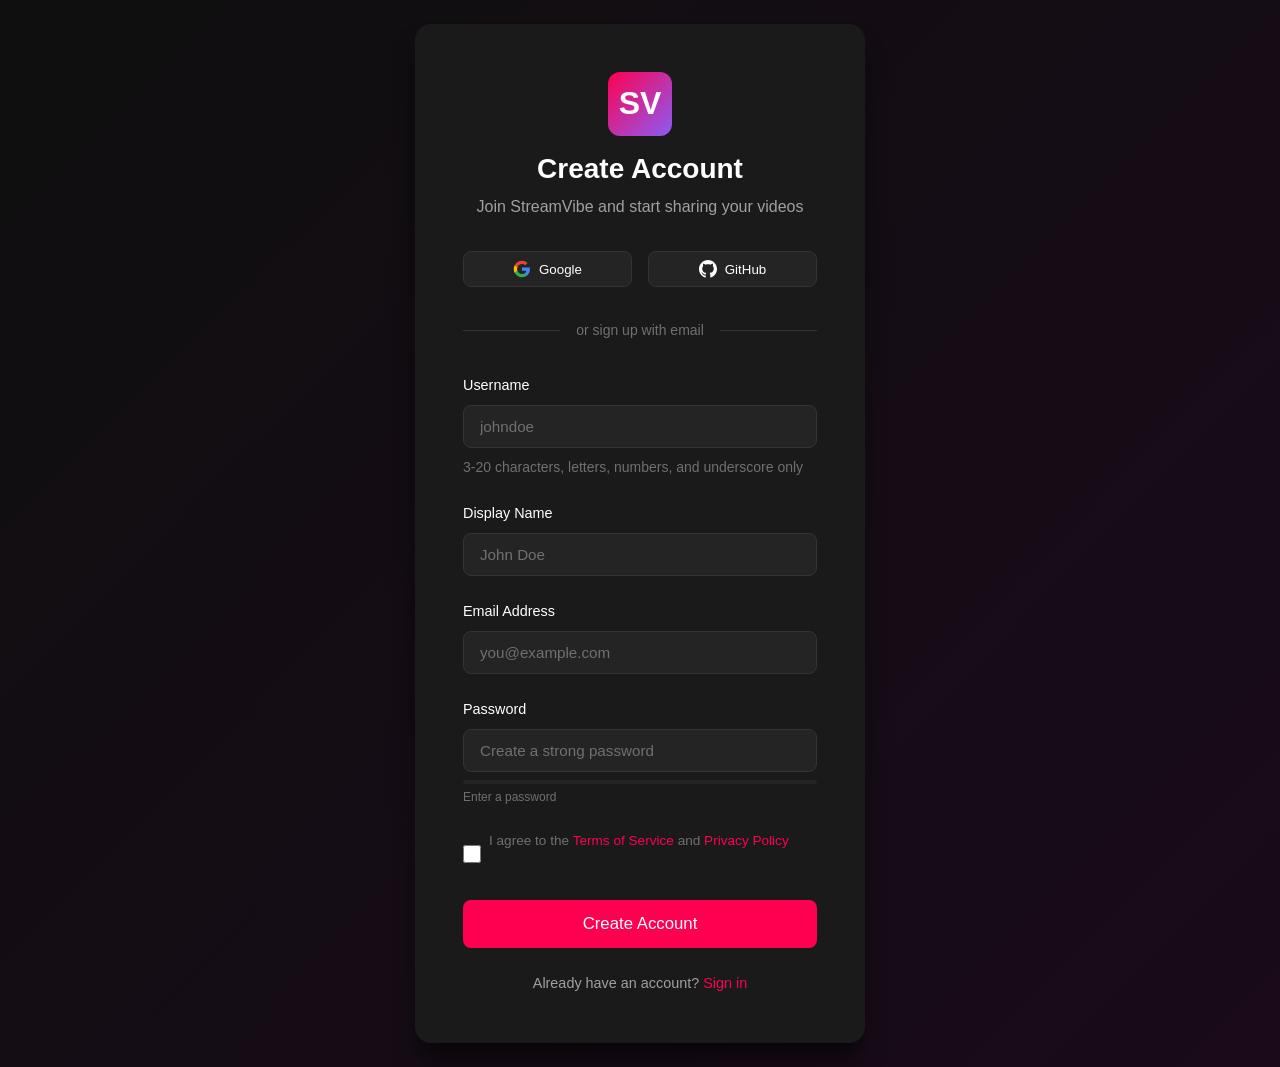
<file: streaming-platform/frontend/signup.html>
<!DOCTYPE html>
<html lang="en">
<head>
  <meta charset="UTF-8">
  <meta name="viewport" content="width=device-width, initial-scale=1.0">
  <title>Sign Up - StreamVibe</title>
  <link rel="stylesheet" href="css/main.css">
  <link rel="stylesheet" href="css/components.css">
  <link rel="stylesheet" href="css/animations.css">
  <style>
    .auth-container {
      min-height: 100vh;
      display: flex;
      align-items: center;
      justify-content: center;
      padding: var(--spacing-lg);
      background: linear-gradient(135deg, var(--bg-primary) 0%, #1a0a1a 100%);
    }

    .auth-box {
      background: var(--bg-secondary);
      border-radius: var(--radius-xl);
      padding: var(--spacing-2xl);
      max-width: 450px;
      width: 100%;
      box-shadow: var(--shadow-xl);
    }

    .auth-logo {
      text-align: center;
      margin-bottom: var(--spacing-xl);
    }

    .auth-logo-icon {
      width: 64px;
      height: 64px;
      background: linear-gradient(135deg, var(--primary), var(--secondary));
      border-radius: var(--radius-lg);
      display: inline-flex;
      align-items: center;
      justify-content: center;
      font-size: 2rem;
      font-weight: 700;
      color: white;
      margin-bottom: var(--spacing-md);
    }

    .auth-title {
      font-size: 1.75rem;
      font-weight: 600;
      text-align: center;
      margin-bottom: var(--spacing-sm);
    }

    .auth-subtitle {
      text-align: center;
      color: var(--text-secondary);
      margin-bottom: var(--spacing-xl);
    }

    .auth-divider {
      display: flex;
      align-items: center;
      gap: var(--spacing-md);
      margin: var(--spacing-xl) 0;
      color: var(--text-tertiary);
      font-size: 0.875rem;
    }

    .auth-divider::before,
    .auth-divider::after {
      content: '';
      flex: 1;
      height: 1px;
      background: var(--border-color);
    }

    .auth-link {
      text-align: center;
      margin-top: var(--spacing-lg);
      color: var(--text-secondary);
      font-size: 0.9rem;
    }

    .auth-link a {
      color: var(--primary);
      font-weight: 500;
    }

    .auth-link a:hover {
      text-decoration: underline;
    }

    .social-login {
      display: grid;
      grid-template-columns: 1fr 1fr;
      gap: var(--spacing-md);
      margin-bottom: var(--spacing-lg);
    }

    .social-btn {
      padding: var(--spacing-sm) var(--spacing-md);
      background: var(--bg-tertiary);
      border: 1px solid var(--border-color);
      border-radius: var(--radius-md);
      color: var(--text-primary);
      display: flex;
      align-items: center;
      justify-content: center;
      gap: var(--spacing-sm);
      cursor: pointer;
      transition: all var(--transition-fast);
    }

    .social-btn:hover {
      background: var(--bg-hover);
      border-color: var(--text-secondary);
    }

    .terms-text {
      font-size: 0.85rem;
      color: var(--text-tertiary);
      margin-bottom: var(--spacing-lg);
      line-height: 1.5;
    }

    .terms-text a {
      color: var(--primary);
    }

    .password-strength {
      margin-top: var(--spacing-sm);
    }

    .strength-bar {
      height: 4px;
      background: var(--bg-tertiary);
      border-radius: var(--radius-full);
      overflow: hidden;
      margin-bottom: var(--spacing-xs);
    }

    .strength-fill {
      height: 100%;
      transition: all var(--transition-base);
      border-radius: var(--radius-full);
    }

    .strength-text {
      font-size: 0.75rem;
      color: var(--text-tertiary);
    }
  </style>
</head>
<body>
  <div class="auth-container fade-in">
    <div class="auth-box scale-in">
      <div class="auth-logo">
        <div class="auth-logo-icon">SV</div>
        <h1 class="auth-title">Create Account</h1>
        <p class="auth-subtitle">Join StreamVibe and start sharing your videos</p>
      </div>

      <!-- Social Login -->
      <div class="social-login">
        <button class="social-btn" onclick="socialLogin('google')">
          <svg width="18" height="18" viewBox="0 0 24 24" fill="currentColor">
            <path d="M22.56 12.25c0-.78-.07-1.53-.2-2.25H12v4.26h5.92c-.26 1.37-1.04 2.53-2.21 3.31v2.77h3.57c2.08-1.92 3.28-4.74 3.28-8.09z" fill="#4285F4"/>
            <path d="M12 23c2.97 0 5.46-.98 7.28-2.66l-3.57-2.77c-.98.66-2.23 1.06-3.71 1.06-2.86 0-5.29-1.93-6.16-4.53H2.18v2.84C3.99 20.53 7.7 23 12 23z" fill="#34A853"/>
            <path d="M5.84 14.09c-.22-.66-.35-1.36-.35-2.09s.13-1.43.35-2.09V7.07H2.18C1.43 8.55 1 10.22 1 12s.43 3.45 1.18 4.93l2.85-2.22.81-.62z" fill="#FBBC05"/>
            <path d="M12 5.38c1.62 0 3.06.56 4.21 1.64l3.15-3.15C17.45 2.09 14.97 1 12 1 7.7 1 3.99 3.47 2.18 7.07l3.66 2.84c.87-2.6 3.3-4.53 6.16-4.53z" fill="#EA4335"/>
          </svg>
          Google
        </button>
        <button class="social-btn" onclick="socialLogin('github')">
          <svg width="18" height="18" viewBox="0 0 24 24" fill="currentColor">
            <path d="M12 0c-6.626 0-12 5.373-12 12 0 5.302 3.438 9.8 8.207 11.387.599.111.793-.261.793-.577v-2.234c-3.338.726-4.033-1.416-4.033-1.416-.546-1.387-1.333-1.756-1.333-1.756-1.089-.745.083-.729.083-.729 1.205.084 1.839 1.237 1.839 1.237 1.07 1.834 2.807 1.304 3.492.997.107-.775.418-1.305.762-1.604-2.665-.305-5.467-1.334-5.467-5.931 0-1.311.469-2.381 1.236-3.221-.124-.303-.535-1.524.117-3.176 0 0 1.008-.322 3.301 1.23.957-.266 1.983-.399 3.003-.404 1.02.005 2.047.138 3.006.404 2.291-1.552 3.297-1.23 3.297-1.23.653 1.653.242 2.874.118 3.176.77.84 1.235 1.911 1.235 3.221 0 4.609-2.807 5.624-5.479 5.921.43.372.823 1.102.823 2.222v3.293c0 .319.192.694.801.576 4.765-1.589 8.199-6.086 8.199-11.386 0-6.627-5.373-12-12-12z"/>
          </svg>
          GitHub
        </button>
      </div>

      <div class="auth-divider">
        <span>or sign up with email</span>
      </div>

      <!-- Signup Form -->
      <form id="signupForm" onsubmit="handleSignup(event)">
        <div class="form-group">
          <label class="form-label" for="username">Username</label>
          <input
            type="text"
            id="username"
            class="form-input"
            placeholder="johndoe"
            pattern="[a-zA-Z0-9_]{3,20}"
            title="3-20 characters, letters, numbers, and underscore only"
            required
          >
          <p class="form-help">3-20 characters, letters, numbers, and underscore only</p>
        </div>

        <div class="form-group">
          <label class="form-label" for="displayName">Display Name</label>
          <input
            type="text"
            id="displayName"
            class="form-input"
            placeholder="John Doe"
            required
          >
        </div>

        <div class="form-group">
          <label class="form-label" for="email">Email Address</label>
          <input
            type="email"
            id="email"
            class="form-input"
            placeholder="you@example.com"
            required
          >
        </div>

        <div class="form-group">
          <label class="form-label" for="password">Password</label>
          <input
            type="password"
            id="password"
            class="form-input"
            placeholder="Create a strong password"
            minlength="8"
            oninput="checkPasswordStrength()"
            required
          >
          <div class="password-strength">
            <div class="strength-bar">
              <div class="strength-fill" id="strengthFill"></div>
            </div>
            <div class="strength-text" id="strengthText">Enter a password</div>
          </div>
        </div>

        <div class="form-group">
          <label class="form-checkbox">
            <input type="checkbox" id="terms" required>
            <span class="terms-text">
              I agree to the <a href="#">Terms of Service</a> and <a href="#">Privacy Policy</a>
            </span>
          </label>
        </div>

        <button type="submit" class="btn btn-primary btn-full btn-lg">
          <span id="signupBtnText">Create Account</span>
          <div class="spinner hidden" id="signupSpinner"></div>
        </button>
      </form>

      <div class="auth-link">
        Already have an account? <a href="login.html">Sign in</a>
      </div>
    </div>
  </div>

  <script src="js/api.js"></script>
  <script src="js/auth.js"></script>
  <script>
    function checkPasswordStrength() {
      const password = document.getElementById('password').value;
      const fill = document.getElementById('strengthFill');
      const text = document.getElementById('strengthText');

      let strength = 0;
      let strengthText = '';
      let color = '';

      if (password.length >= 8) strength++;
      if (password.match(/[a-z]/)) strength++;
      if (password.match(/[A-Z]/)) strength++;
      if (password.match(/[0-9]/)) strength++;
      if (password.match(/[^a-zA-Z0-9]/)) strength++;

      switch (strength) {
        case 0:
        case 1:
          strengthText = 'Weak';
          color = '#EF4444';
          break;
        case 2:
        case 3:
          strengthText = 'Medium';
          color = '#F59E0B';
          break;
        case 4:
          strengthText = 'Strong';
          color = '#10B981';
          break;
        case 5:
          strengthText = 'Very Strong';
          color = '#10B981';
          break;
      }

      const width = (strength / 5) * 100;
      fill.style.width = width + '%';
      fill.style.background = color;
      text.textContent = strengthText;
      text.style.color = color;
    }

    async function handleSignup(event) {
      event.preventDefault();

      const username = document.getElementById('username').value;
      const displayName = document.getElementById('displayName').value;
      const email = document.getElementById('email').value;
      const password = document.getElementById('password').value;

      const btnText = document.getElementById('signupBtnText');
      const spinner = document.getElementById('signupSpinner');
      const form = document.getElementById('signupForm');

      // Show loading state
      btnText.classList.add('hidden');
      spinner.classList.remove('hidden');
      form.querySelectorAll('input').forEach(input => input.disabled = true);

      try {
        const response = await api.post('/auth/register', {
          username,
          displayName,
          email,
          password
        });

        if (response.success) {
          // Store token
          localStorage.setItem('token', response.data.token);
          localStorage.setItem('user', JSON.stringify(response.data.user));

          // Show success message
          showNotification('Account created successfully! Redirecting...', 'success');

          // Redirect to homepage
          setTimeout(() => {
            window.location.href = 'index.html';
          }, 1000);
        }
      } catch (error) {
        // Show error message
        showNotification(error.message || 'Signup failed. Please try again.', 'error');

        // Reset form state
        btnText.classList.remove('hidden');
        spinner.classList.add('hidden');
        form.querySelectorAll('input').forEach(input => input.disabled = false);
      }
    }

    function socialLogin(provider) {
      showNotification(`${provider} signup coming soon!`, 'info');
    }

    function showNotification(message, type) {
      const notification = document.createElement('div');
      notification.className = `alert alert-${type} notification-enter`;
      notification.style.position = 'fixed';
      notification.style.top = '20px';
      notification.style.right = '20px';
      notification.style.zIndex = '9999';
      notification.style.minWidth = '300px';
      notification.innerHTML = `
        <div class="alert-content">
          <div>${message}</div>
        </div>
      `;

      document.body.appendChild(notification);

      setTimeout(() => {
        notification.classList.add('notification-exit');
        setTimeout(() => notification.remove(), 300);
      }, 3000);
    }
  </script>
</body>
</html>
</file>
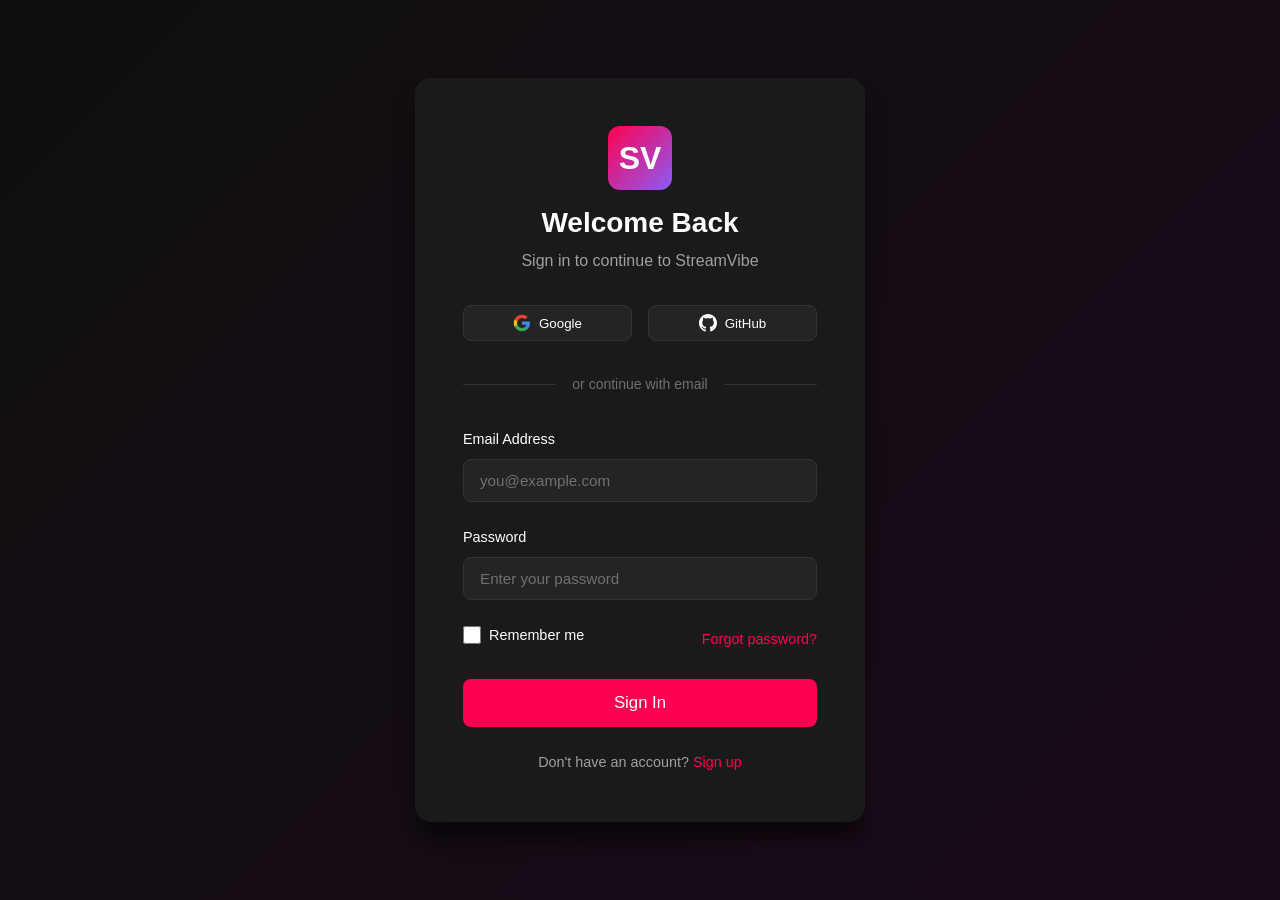
<file: streaming-platform/frontend/upload.html>
<!DOCTYPE html>
<html lang="en">
<head>
  <meta charset="UTF-8">
  <meta name="viewport" content="width=device-width, initial-scale=1.0">
  <title>Upload Video - StreamVibe</title>
  <link rel="stylesheet" href="css/main.css">
  <link rel="stylesheet" href="css/components.css">
  <link rel="stylesheet" href="css/animations.css">
  <style>
    .upload-container {
      max-width: 900px;
      margin: 0 auto;
    }

    .verification-required {
      background: linear-gradient(135deg, rgba(239, 68, 68, 0.1), rgba(245, 158, 11, 0.1));
      border: 2px solid var(--error);
      padding: var(--spacing-xl);
      border-radius: var(--radius-xl);
      text-align: center;
      animation: shake 0.5s ease;
    }

    .verification-required-icon {
      font-size: 4rem;
      margin-bottom: var(--spacing-md);
    }

    .verification-progress-container {
      max-width: 600px;
      margin: var(--spacing-xl) auto;
    }

    .progress-item {
      display: flex;
      align-items: center;
      justify-content: space-between;
      padding: var(--spacing-md);
      background: var(--bg-secondary);
      border-radius: var(--radius-lg);
      margin-bottom: var(--spacing-md);
    }

    .progress-item-info {
      flex: 1;
    }

    .progress-item-label {
      font-weight: 500;
      margin-bottom: var(--spacing-xs);
    }

    .progress-item-status {
      font-size: 0.9rem;
      color: var(--text-secondary);
    }

    .progress-item-check {
      width: 40px;
      height: 40px;
      border-radius: var(--radius-full);
      display: flex;
      align-items: center;
      justify-content: center;
      font-size: 1.5rem;
    }

    .progress-item-check.complete {
      background: var(--success);
      color: white;
    }

    .progress-item-check.incomplete {
      background: var(--bg-tertiary);
      color: var(--text-tertiary);
    }

    .upload-dropzone {
      border: 3px dashed var(--border-color);
      border-radius: var(--radius-xl);
      padding: var(--spacing-2xl);
      text-align: center;
      cursor: pointer;
      transition: all var(--transition-base);
      background: var(--bg-secondary);
    }

    .upload-dropzone:hover {
      border-color: var(--primary);
      background: var(--bg-hover);
      transform: translateY(-4px);
    }

    .upload-dropzone.drag-over {
      border-color: var(--primary);
      background: rgba(255, 0, 80, 0.05);
      transform: scale(1.02);
    }

    .upload-icon {
      font-size: 4rem;
      margin-bottom: var(--spacing-md);
      animation: float 3s ease-in-out infinite;
    }

    .upload-text {
      font-size: 1.25rem;
      font-weight: 600;
      margin-bottom: var(--spacing-sm);
    }

    .upload-hint {
      color: var(--text-secondary);
      font-size: 0.9rem;
    }

    .file-info {
      background: var(--bg-secondary);
      padding: var(--spacing-lg);
      border-radius: var(--radius-lg);
      margin-bottom: var(--spacing-lg);
      border: 1px solid var(--border-color);
    }

    .file-preview {
      width: 100%;
      max-height: 400px;
      border-radius: var(--radius-lg);
      margin-bottom: var(--spacing-md);
      background: #000;
    }

    .upload-progress {
      margin-bottom: var(--spacing-lg);
    }

    .progress-info {
      display: flex;
      justify-content: space-between;
      margin-bottom: var(--spacing-sm);
      font-size: 0.9rem;
    }

    .progress-bar-container {
      height: 8px;
      background: var(--bg-tertiary);
      border-radius: var(--radius-full);
      overflow: hidden;
    }

    .progress-bar-fill {
      height: 100%;
      background: linear-gradient(90deg, var(--primary), var(--secondary));
      transition: width 0.3s ease;
      animation: shimmer 2s infinite;
    }

    .form-section {
      background: var(--bg-secondary);
      padding: var(--spacing-lg);
      border-radius: var(--radius-lg);
      margin-bottom: var(--spacing-lg);
      border: 1px solid var(--border-color);
    }

    .form-section-title {
      font-size: 1.25rem;
      font-weight: 600;
      margin-bottom: var(--spacing-lg);
    }

    .thumbnail-options {
      display: grid;
      grid-template-columns: repeat(auto-fill, minmax(150px, 1fr));
      gap: var(--spacing-md);
      margin-bottom: var(--spacing-md);
    }

    .thumbnail-option {
      aspect-ratio: 16/9;
      border-radius: var(--radius-md);
      border: 2px solid var(--border-color);
      cursor: pointer;
      overflow: hidden;
      transition: all var(--transition-fast);
      position: relative;
    }

    .thumbnail-option:hover {
      border-color: var(--primary);
      transform: scale(1.05);
    }

    .thumbnail-option.selected {
      border-color: var(--primary);
      box-shadow: 0 0 0 3px rgba(255, 0, 80, 0.2);
    }

    .thumbnail-option img {
      width: 100%;
      height: 100%;
      object-fit: cover;
    }

    .thumbnail-upload-btn {
      aspect-ratio: 16/9;
      border: 2px dashed var(--border-color);
      border-radius: var(--radius-md);
      display: flex;
      flex-direction: column;
      align-items: center;
      justify-content: center;
      cursor: pointer;
      transition: all var(--transition-fast);
      background: var(--bg-tertiary);
    }

    .thumbnail-upload-btn:hover {
      border-color: var(--primary);
      background: var(--bg-hover);
    }

    .tag-input-container {
      display: flex;
      flex-wrap: wrap;
      gap: var(--spacing-sm);
      padding: var(--spacing-sm);
      background: var(--bg-tertiary);
      border: 1px solid var(--border-color);
      border-radius: var(--radius-md);
      min-height: 60px;
    }

    .tag-item {
      display: inline-flex;
      align-items: center;
      gap: var(--spacing-xs);
      padding: var(--spacing-xs) var(--spacing-sm);
      background: var(--primary);
      color: white;
      border-radius: var(--radius-md);
      font-size: 0.9rem;
      animation: scaleIn 0.2s ease;
    }

    .tag-remove {
      cursor: pointer;
      font-weight: 700;
      opacity: 0.8;
      transition: opacity var(--transition-fast);
    }

    .tag-remove:hover {
      opacity: 1;
    }

    .tag-input {
      flex: 1;
      min-width: 150px;
      background: transparent;
      border: none;
      outline: none;
      padding: var(--spacing-xs);
      color: var(--text-primary);
    }

    .upload-actions {
      display: flex;
      gap: var(--spacing-md);
      justify-content: flex-end;
      padding-top: var(--spacing-lg);
    }

    @media (max-width: 768px) {
      .upload-actions {
        flex-direction: column-reverse;
      }

      .upload-actions .btn {
        width: 100%;
      }
    }
  </style>
</head>
<body>
  <!-- Navigation -->
  <nav class="navbar">
    <div class="navbar-content">
      <div class="navbar-left">
        <button class="icon-btn" onclick="window.location.href='dashboard.html'">
          <svg width="24" height="24" viewBox="0 0 24 24" fill="none" stroke="currentColor" stroke-width="2">
            <path d="M19 12H5M5 12l7 7M5 12l7-7"/>
          </svg>
        </button>
        <a href="index.html" class="logo">
          <div class="logo-icon">SV</div>
          <span>StreamVibe</span>
        </a>
      </div>

      <div class="navbar-center">
        <h2 style="margin: 0;">Upload Video</h2>
      </div>

      <div class="navbar-right">
        <div class="user-menu" id="userMenu"></div>
      </div>
    </div>
  </nav>

  <!-- Main Content -->
  <main class="main-content full-width">
    <div class="container upload-container">
      <!-- Verification Required Warning -->
      <div class="verification-required fade-in" id="verificationWarning" style="display: none;">
        <div class="verification-required-icon">🔒</div>
        <h2>Verification Required to Upload</h2>
        <p style="color: var(--text-secondary); margin-bottom: var(--spacing-xl);">
          To maintain quality and prevent spam, only verified creators can upload videos.<br>
          Become verified by reaching one of these milestones:
        </p>

        <div class="verification-progress-container">
          <div class="progress-item">
            <div class="progress-item-info">
              <div class="progress-item-label">1,000 Subscribers</div>
              <div class="progress-item-status" id="subsProgress">0 / 1,000 subscribers</div>
            </div>
            <div class="progress-item-check incomplete" id="subsCheck">○</div>
          </div>

          <div class="progress-item">
            <div class="progress-item-info">
              <div class="progress-item-label">10,000 Total Views</div>
              <div class="progress-item-status" id="viewsProgress">0 / 10,000 views</div>
            </div>
            <div class="progress-item-check incomplete" id="viewsCheck">○</div>
          </div>
        </div>

        <p style="color: var(--text-secondary); font-size: 0.9rem; margin-top: var(--spacing-xl);">
          💡 Tip: Engage with the community, comment on videos, and build your presence to grow faster!
        </p>

        <div style="margin-top: var(--spacing-xl);">
          <button class="btn btn-primary" onclick="window.location.href='dashboard.html'">
            Go to Dashboard
          </button>
        </div>
      </div>

      <!-- Upload Form -->
      <div id="uploadForm" style="display: none;">
        <!-- Dropzone -->
        <div class="upload-dropzone scale-in" id="dropzone" onclick="document.getElementById('fileInput').click()">
          <div class="upload-icon">🎬</div>
          <div class="upload-text">Drop your video here or click to browse</div>
          <div class="upload-hint">Supported formats: MP4, WebM, MOV (Max 500MB)</div>
          <input type="file" id="fileInput" accept="video/*" style="display: none;" onchange="handleFileSelect(event)">
        </div>

        <!-- File Info (hidden initially) -->
        <div id="fileInfoSection" style="display: none;">
          <!-- Upload Progress -->
          <div class="upload-progress" id="uploadProgress" style="display: none;">
            <div class="file-info">
              <h3 style="margin-bottom: var(--spacing-md);">Uploading...</h3>
              <div class="progress-info">
                <span id="progressText">0%</span>
                <span id="progressSize">0 MB / 0 MB</span>
              </div>
              <div class="progress-bar-container">
                <div class="progress-bar-fill" id="progressBar" style="width: 0%"></div>
              </div>
            </div>
          </div>

          <!-- Video Preview -->
          <div class="file-info slide-in-up">
            <video id="videoPreview" class="file-preview" controls></video>
            <div style="display: flex; justify-content: space-between; align-items: center;">
              <div>
                <div style="font-weight: 600; margin-bottom: 4px;" id="fileName">video.mp4</div>
                <div style="font-size: 0.9rem; color: var(--text-secondary);" id="fileSize">0 MB</div>
              </div>
              <button class="btn btn-outline btn-sm" onclick="resetUpload()">Change Video</button>
            </div>
          </div>

          <!-- Video Details -->
          <div class="form-section slide-in-up" style="animation-delay: 0.1s;">
            <h3 class="form-section-title">Video Details</h3>

            <div class="form-group">
              <label class="form-label" for="videoTitle">Title *</label>
              <input
                type="text"
                id="videoTitle"
                class="form-input"
                placeholder="Give your video a catchy title"
                maxlength="100"
                required
              >
              <p class="form-help"><span id="titleCount">0</span>/100 characters</p>
            </div>

            <div class="form-group">
              <label class="form-label" for="videoDescription">Description</label>
              <textarea
                id="videoDescription"
                class="form-textarea"
                placeholder="Tell viewers about your video"
                rows="6"
                maxlength="5000"
              ></textarea>
              <p class="form-help"><span id="descCount">0</span>/5000 characters</p>
            </div>

            <div class="form-group">
              <label class="form-label">Tags</label>
              <div class="tag-input-container" id="tagContainer" onclick="document.getElementById('tagInput').focus()">
                <input
                  type="text"
                  id="tagInput"
                  class="tag-input"
                  placeholder="Add tags (press Enter)"
                  onkeydown="handleTagInput(event)"
                >
              </div>
              <p class="form-help">Add up to 20 tags to help people find your video</p>
            </div>
          </div>

          <!-- Thumbnail -->
          <div class="form-section slide-in-up" style="animation-delay: 0.2s;">
            <h3 class="form-section-title">Thumbnail</h3>
            <p style="color: var(--text-secondary); margin-bottom: var(--spacing-md);">
              Select a thumbnail or upload your own (16:9 aspect ratio recommended)
            </p>

            <div class="thumbnail-options" id="thumbnailOptions">
              <!-- Thumbnails will be generated here -->
            </div>

            <div class="thumbnail-upload-btn" onclick="document.getElementById('thumbnailInput').click()">
              <svg width="32" height="32" viewBox="0 0 24 24" fill="none" stroke="currentColor" stroke-width="2">
                <rect x="3" y="3" width="18" height="18" rx="2" ry="2"/>
                <circle cx="8.5" cy="8.5" r="1.5"/>
                <polyline points="21 15 16 10 5 21"/>
              </svg>
              <span style="margin-top: var(--spacing-sm); font-size: 0.9rem;">Upload Custom</span>
              <input type="file" id="thumbnailInput" accept="image/*" style="display: none;" onchange="handleThumbnailUpload(event)">
            </div>
          </div>

          <!-- Settings -->
          <div class="form-section slide-in-up" style="animation-delay: 0.3s;">
            <h3 class="form-section-title">Settings</h3>

            <div class="form-group">
              <label class="form-label" for="category">Category *</label>
              <select id="category" class="form-input" required>
                <option value="">Select a category</option>
                <option value="gaming">Gaming</option>
                <option value="music">Music</option>
                <option value="tech">Technology</option>
                <option value="education">Education</option>
                <option value="entertainment">Entertainment</option>
                <option value="sports">Sports</option>
                <option value="news">News & Politics</option>
                <option value="vlogs">Vlogs</option>
              </select>
            </div>

            <div class="form-group">
              <label class="form-label" for="visibility">Visibility</label>
              <select id="visibility" class="form-input">
                <option value="public">Public - Anyone can view</option>
                <option value="unlisted">Unlisted - Only people with the link</option>
                <option value="private">Private - Only you</option>
              </select>
            </div>

            <div class="form-group">
              <label class="form-checkbox">
                <input type="checkbox" id="commentsEnabled" checked>
                <span>Allow comments</span>
              </label>
            </div>

            <div class="form-group">
              <label class="form-checkbox">
                <input type="checkbox" id="likeCountVisible" checked>
                <span>Show like count</span>
              </label>
            </div>
          </div>

          <!-- Actions -->
          <div class="upload-actions slide-in-up" style="animation-delay: 0.4s;">
            <button class="btn btn-outline" onclick="saveDraft()">Save Draft</button>
            <button class="btn btn-primary btn-lg" onclick="publishVideo()">
              <svg width="20" height="20" viewBox="0 0 24 24" fill="none" stroke="currentColor" stroke-width="2">
                <circle cx="12" cy="12" r="10"/>
                <polygon points="10 8 16 12 10 16 10 8"/>
              </svg>
              Publish Video
            </button>
          </div>
        </div>
      </div>
    </div>
  </main>

  <script src="js/api.js"></script>
  <script src="js/auth.js"></script>
  <script src="js/app.js"></script>
  <script>
    let currentUser = null;
    let selectedFile = null;
    let selectedThumbnail = null;
    let tags = [];

    document.addEventListener('DOMContentLoaded', () => {
      if (!requireAuth()) return;

      currentUser = getCurrentUser();
      initializeUserMenu();
      checkVerification();
      setupDragAndDrop();
    });

    function checkVerification() {
      const subscribers = currentUser.subscribers || 0;
      const totalViews = currentUser.totalViews || 0;
      const isVerified = subscribers >= 1000 || totalViews >= 10000;

      if (isVerified) {
        document.getElementById('uploadForm').style.display = 'block';
      } else {
        document.getElementById('verificationWarning').style.display = 'block';

        // Update progress
        document.getElementById('subsProgress').textContent = `${formatNumber(subscribers)} / 1,000 subscribers`;
        document.getElementById('viewsProgress').textContent = `${formatNumber(totalViews)} / 10,000 views`;

        // Check completion
        if (subscribers >= 1000) {
          document.getElementById('subsCheck').textContent = '✓';
          document.getElementById('subsCheck').classList.remove('incomplete');
          document.getElementById('subsCheck').classList.add('complete');
        }

        if (totalViews >= 10000) {
          document.getElementById('viewsCheck').textContent = '✓';
          document.getElementById('viewsCheck').classList.remove('incomplete');
          document.getElementById('viewsCheck').classList.add('complete');
        }
      }
    }

    function setupDragAndDrop() {
      const dropzone = document.getElementById('dropzone');

      dropzone.addEventListener('dragover', (e) => {
        e.preventDefault();
        dropzone.classList.add('drag-over');
      });

      dropzone.addEventListener('dragleave', () => {
        dropzone.classList.remove('drag-over');
      });

      dropzone.addEventListener('drop', (e) => {
        e.preventDefault();
        dropzone.classList.remove('drag-over');

        const files = e.dataTransfer.files;
        if (files.length > 0) {
          handleFile(files[0]);
        }
      });
    }

    function handleFileSelect(event) {
      const file = event.target.files[0];
      if (file) {
        handleFile(file);
      }
    }

    function handleFile(file) {
      // Validate file
      const validation = validateVideoFile(file);
      if (!validation.valid) {
        showNotification(validation.error, 'error');
        return;
      }

      selectedFile = file;

      // Show file info
      document.getElementById('dropzone').style.display = 'none';
      document.getElementById('fileInfoSection').style.display = 'block';

      // Update file info
      document.getElementById('fileName').textContent = file.name;
      document.getElementById('fileSize').textContent = formatFileSize(file.size);

      // Load video preview
      const videoPreview = document.getElementById('videoPreview');
      videoPreview.src = URL.createObjectURL(file);

      // Generate thumbnails
      videoPreview.addEventListener('loadeddata', () => {
        generateThumbnails(videoPreview);
      }, { once: true });

      // Setup character counters
      document.getElementById('videoTitle').addEventListener('input', (e) => {
        document.getElementById('titleCount').textContent = e.target.value.length;
      });

      document.getElementById('videoDescription').addEventListener('input', (e) => {
        document.getElementById('descCount').textContent = e.target.value.length;
      });
    }

    function generateThumbnails(video) {
      const container = document.getElementById('thumbnailOptions');
      const times = [1, video.duration / 4, video.duration / 2, (video.duration / 4) * 3];

      times.forEach((time, index) => {
        const canvas = document.createElement('canvas');
        const ctx = canvas.getContext('2d');

        video.currentTime = time;

        video.addEventListener('seeked', () => {
          canvas.width = video.videoWidth;
          canvas.height = video.videoHeight;
          ctx.drawImage(video, 0, 0);

          const div = document.createElement('div');
          div.className = 'thumbnail-option';
          if (index === 0) {
            div.classList.add('selected');
            selectedThumbnail = canvas.toDataURL('image/jpeg');
          }

          const img = document.createElement('img');
          img.src = canvas.toDataURL('image/jpeg');
          div.appendChild(img);

          div.onclick = () => {
            document.querySelectorAll('.thumbnail-option').forEach(t => t.classList.remove('selected'));
            div.classList.add('selected');
            selectedThumbnail = img.src;
          };

          container.appendChild(div);
        }, { once: true });
      });
    }

    function handleThumbnailUpload(event) {
      const file = event.target.files[0];
      if (!file) return;

      const validation = validateImageFile(file);
      if (!validation.valid) {
        showNotification(validation.error, 'error');
        return;
      }

      const reader = new FileReader();
      reader.onload = (e) => {
        const container = document.getElementById('thumbnailOptions');
        const div = document.createElement('div');
        div.className = 'thumbnail-option selected';

        const img = document.createElement('img');
        img.src = e.target.result;
        div.appendChild(img);

        div.onclick = () => {
          document.querySelectorAll('.thumbnail-option').forEach(t => t.classList.remove('selected'));
          div.classList.add('selected');
          selectedThumbnail = img.src;
        };

        // Deselect others
        document.querySelectorAll('.thumbnail-option').forEach(t => t.classList.remove('selected'));

        container.appendChild(div);
        selectedThumbnail = e.target.result;
      };

      reader.readAsDataURL(file);
    }

    function handleTagInput(event) {
      if (event.key === 'Enter') {
        event.preventDefault();
        const input = event.target;
        const tag = input.value.trim().toLowerCase();

        if (tag && tags.length < 20 && !tags.includes(tag)) {
          tags.push(tag);
          renderTags();
          input.value = '';
        } else if (tags.length >= 20) {
          showNotification('Maximum 20 tags allowed', 'warning');
        }
      }
    }

    function renderTags() {
      const container = document.getElementById('tagContainer');
      const input = document.getElementById('tagInput');

      // Remove old tags
      container.querySelectorAll('.tag-item').forEach(tag => tag.remove());

      // Add new tags
      tags.forEach((tag, index) => {
        const tagEl = document.createElement('div');
        tagEl.className = 'tag-item';
        tagEl.innerHTML = `
          <span>${tag}</span>
          <span class="tag-remove" onclick="removeTag(${index})">×</span>
        `;
        container.insertBefore(tagEl, input);
      });
    }

    function removeTag(index) {
      tags.splice(index, 1);
      renderTags();
    }

    function resetUpload() {
      selectedFile = null;
      selectedThumbnail = null;
      tags = [];

      document.getElementById('dropzone').style.display = 'block';
      document.getElementById('fileInfoSection').style.display = 'none';
      document.getElementById('fileInput').value = '';
      document.getElementById('videoTitle').value = '';
      document.getElementById('videoDescription').value = '';
      document.getElementById('thumbnailOptions').innerHTML = '';
    }

    async function publishVideo() {
      if (!selectedFile) {
        showNotification('Please select a video file', 'error');
        return;
      }

      const title = document.getElementById('videoTitle').value.trim();
      if (!title) {
        showNotification('Please enter a video title', 'error');
        return;
      }

      const category = document.getElementById('category').value;
      if (!category) {
        showNotification('Please select a category', 'error');
        return;
      }

      showLoadingOverlay('Publishing your video...');

      // Simulate upload
      setTimeout(() => {
        hideLoadingOverlay();
        showNotification('Video published successfully!', 'success');

        setTimeout(() => {
          window.location.href = 'dashboard.html';
        }, 2000);
      }, 3000);

      // In real implementation:
      // const formData = new FormData();
      // formData.append('video', selectedFile);
      // formData.append('thumbnail', selectedThumbnail);
      // formData.append('title', title);
      // formData.append('description', description);
      // formData.append('tags', JSON.stringify(tags));
      // formData.append('category', category);
      // await api.upload('/videos', formData, updateProgress);
    }

    function saveDraft() {
      showNotification('Draft saved!', 'success');
    }

    function updateProgress(percent) {
      document.getElementById('progressBar').style.width = percent + '%';
      document.getElementById('progressText').textContent = Math.round(percent) + '%';
    }
  </script>
</body>
</html>
</file>
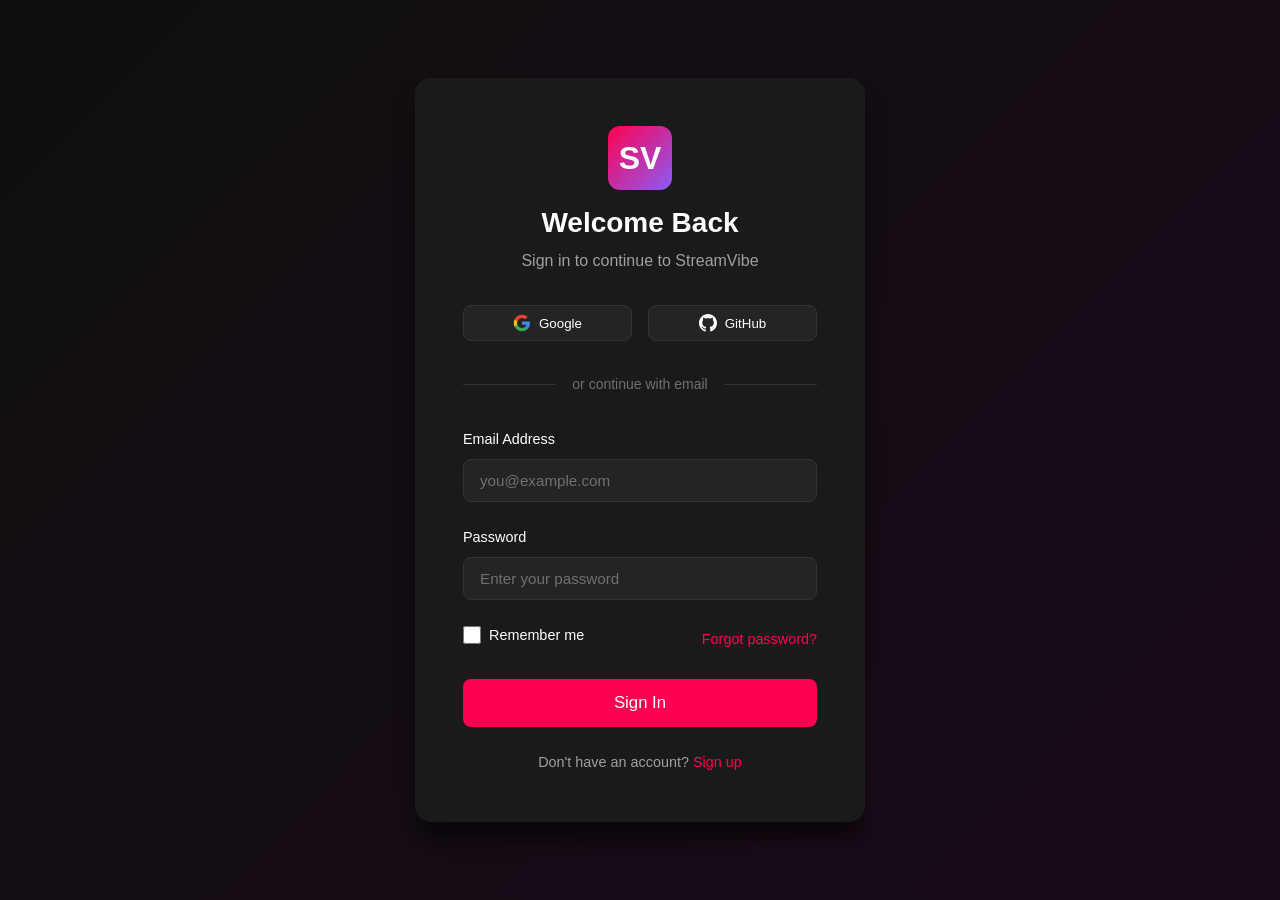
<file: streaming-platform/frontend/watch-later.html>
<!DOCTYPE html>
<html lang="en">
<head>
  <meta charset="UTF-8">
  <meta name="viewport" content="width=device-width, initial-scale=1.0">
  <title>Watch Later - StreamVibe</title>
  <link rel="stylesheet" href="css/main.css">
  <link rel="stylesheet" href="css/components.css">
  <link rel="stylesheet" href="css/animations.css">
  <style>
    .playlist-header {
      background: linear-gradient(135deg, rgba(255, 0, 80, 0.1) 0%, rgba(139, 92, 246, 0.1) 100%);
      padding: var(--spacing-xl);
      border-radius: var(--radius-xl);
      margin-bottom: var(--spacing-xl);
      display: flex;
      align-items: center;
      gap: var(--spacing-xl);
    }

    .playlist-icon {
      width: 120px;
      height: 120px;
      background: linear-gradient(135deg, var(--primary), var(--secondary));
      border-radius: var(--radius-xl);
      display: flex;
      align-items: center;
      justify-content: center;
      font-size: 3rem;
      flex-shrink: 0;
      box-shadow: var(--shadow-lg);
    }

    .playlist-info {
      flex: 1;
    }

    .playlist-title {
      font-size: 2.5rem;
      font-weight: 700;
      margin-bottom: var(--spacing-sm);
    }

    .playlist-stats {
      display: flex;
      gap: var(--spacing-xl);
      color: var(--text-secondary);
      margin-bottom: var(--spacing-md);
    }

    .playlist-actions {
      display: flex;
      gap: var(--spacing-md);
    }

    .video-grid-playlist {
      display: grid;
      grid-template-columns: repeat(auto-fill, minmax(300px, 1fr));
      gap: var(--spacing-lg);
    }

    .playlist-video-card {
      background: var(--bg-secondary);
      border-radius: var(--radius-lg);
      overflow: hidden;
      border: 1px solid var(--border-color);
      transition: all var(--transition-base);
      position: relative;
    }

    .playlist-video-card:hover {
      transform: translateY(-4px);
      box-shadow: var(--shadow-lg);
      border-color: var(--primary);
    }

    .playlist-video-thumbnail {
      position: relative;
      width: 100%;
      aspect-ratio: 16/9;
      background: var(--bg-tertiary);
      cursor: pointer;
    }

    .playlist-video-thumbnail img {
      width: 100%;
      height: 100%;
      object-fit: cover;
    }

    .remove-btn {
      position: absolute;
      top: 8px;
      right: 8px;
      width: 32px;
      height: 32px;
      background: rgba(0, 0, 0, 0.8);
      border-radius: var(--radius-full);
      display: flex;
      align-items: center;
      justify-content: center;
      color: white;
      cursor: pointer;
      opacity: 0;
      transition: all var(--transition-fast);
    }

    .playlist-video-card:hover .remove-btn {
      opacity: 1;
    }

    .remove-btn:hover {
      background: var(--error);
      transform: scale(1.1);
    }

    .playlist-video-info {
      padding: var(--spacing-md);
    }

    .playlist-video-title {
      font-weight: 500;
      margin-bottom: var(--spacing-sm);
      cursor: pointer;
      transition: color var(--transition-fast);
    }

    .playlist-video-title:hover {
      color: var(--primary);
    }

    .playlist-video-channel {
      color: var(--text-secondary);
      font-size: 0.9rem;
      margin-bottom: var(--spacing-xs);
    }

    .playlist-video-meta {
      color: var(--text-tertiary);
      font-size: 0.85rem;
    }

    .playlist-video-actions {
      padding: var(--spacing-sm) var(--spacing-md);
      border-top: 1px solid var(--border-color);
      display: flex;
      justify-content: space-between;
      align-items: center;
    }

    .empty-playlist {
      text-align: center;
      padding: var(--spacing-2xl) * 2;
      color: var(--text-secondary);
    }

    .empty-icon {
      font-size: 6rem;
      margin-bottom: var(--spacing-md);
      opacity: 0.3;
      animation: float 3s ease-in-out infinite;
    }

    @media (max-width: 768px) {
      .playlist-header {
        flex-direction: column;
        text-align: center;
      }

      .playlist-title {
        font-size: 2rem;
      }

      .playlist-stats {
        justify-content: center;
      }

      .playlist-actions {
        flex-direction: column;
        width: 100%;
      }

      .playlist-actions .btn {
        width: 100%;
      }

      .video-grid-playlist {
        grid-template-columns: 1fr;
      }
    }
  </style>
</head>
<body>
  <!-- Navigation -->
  <nav class="navbar">
    <div class="navbar-content">
      <div class="navbar-left">
        <button class="icon-btn" id="menuBtn" onclick="toggleSidebar()">
          <svg width="24" height="24" viewBox="0 0 24 24" fill="none" stroke="currentColor" stroke-width="2">
            <path d="M3 12h18M3 6h18M3 18h18"/>
          </svg>
        </button>
        <a href="index.html" class="logo">
          <div class="logo-icon">SV</div>
          <span>StreamVibe</span>
        </a>
      </div>

      <div class="navbar-center">
        <div class="search-container">
          <input type="text" class="search-bar" placeholder="Search videos, channels..." id="searchInput" onkeyup="handleSearch(event)">
          <button class="search-btn" onclick="performSearch()">
            <svg width="20" height="20" viewBox="0 0 24 24" fill="none" stroke="currentColor" stroke-width="2">
              <circle cx="11" cy="11" r="8"/>
              <path d="m21 21-4.35-4.35"/>
            </svg>
          </button>
        </div>
      </div>

      <div class="navbar-right">
        <div class="user-menu" id="userMenu"></div>
      </div>
    </div>
  </nav>

  <!-- Sidebar -->
  <aside class="sidebar" id="sidebar">
    <div class="sidebar-section">
      <a href="index.html" class="sidebar-link">
        <span class="sidebar-icon">🏠</span>
        <span>Home</span>
      </a>
      <a href="#trending" class="sidebar-link">
        <span class="sidebar-icon">🔥</span>
        <span>Trending</span>
      </a>
      <a href="#subscriptions" class="sidebar-link">
        <span class="sidebar-icon">📺</span>
        <span>Subscriptions</span>
      </a>
    </div>

    <div class="sidebar-section">
      <div class="sidebar-title">Library</div>
      <a href="history.html" class="sidebar-link">
        <span class="sidebar-icon">🕐</span>
        <span>History</span>
      </a>
      <a href="watch-later.html" class="sidebar-link active">
        <span class="sidebar-icon">⏰</span>
        <span>Watch Later</span>
      </a>
      <a href="#liked" class="sidebar-link">
        <span class="sidebar-icon">👍</span>
        <span>Liked Videos</span>
      </a>
    </div>
  </aside>

  <!-- Main Content -->
  <main class="main-content">
    <div class="container">
      <!-- Playlist Header -->
      <div class="playlist-header fade-in">
        <div class="playlist-icon">⏰</div>
        <div class="playlist-info">
          <h1 class="playlist-title">Watch Later</h1>
          <div class="playlist-stats">
            <span><strong id="videoCount">0</strong> videos</span>
            <span>•</span>
            <span><strong id="totalDuration">0 minutes</strong> total</span>
            <span>•</span>
            <span>Last updated <strong id="lastUpdated">recently</strong></span>
          </div>
          <div class="playlist-actions">
            <button class="btn btn-primary" onclick="playAll()">
              <svg width="20" height="20" viewBox="0 0 24 24" fill="none" stroke="currentColor" stroke-width="2">
                <polygon points="5 3 19 12 5 21 5 3"/>
              </svg>
              Play All
            </button>
            <button class="btn btn-outline" onclick="shufflePlaylist()">
              <svg width="20" height="20" viewBox="0 0 24 24" fill="none" stroke="currentColor" stroke-width="2">
                <polyline points="16 3 21 3 21 8"/>
                <line x1="4" y1="20" x2="21" y2="3"/>
                <polyline points="21 16 21 21 16 21"/>
                <line x1="15" y1="15" x2="21" y2="21"/>
                <line x1="4" y1="4" x2="9" y2="9"/>
              </svg>
              Shuffle
            </button>
            <button class="btn btn-outline" onclick="sharePlaylist()">
              <svg width="20" height="20" viewBox="0 0 24 24" fill="none" stroke="currentColor" stroke-width="2">
                <circle cx="18" cy="5" r="3"/>
                <circle cx="6" cy="12" r="3"/>
                <circle cx="18" cy="19" r="3"/>
                <line x1="8.59" y1="13.51" x2="15.42" y2="17.49"/>
                <line x1="15.41" y1="6.51" x2="8.59" y2="10.49"/>
              </svg>
              Share
            </button>
          </div>
        </div>
      </div>

      <!-- Video Grid -->
      <div class="video-grid-playlist" id="playlistContainer">
        <!-- Videos will be loaded here -->
      </div>
    </div>
  </main>

  <script src="js/api.js"></script>
  <script src="js/auth.js"></script>
  <script src="js/app.js"></script>
  <script>
    let playlistVideos = [];

    document.addEventListener('DOMContentLoaded', () => {
      if (!requireAuth()) return;

      initializeUserMenu();
      loadWatchLater();
    });

    async function loadWatchLater() {
      try {
        // In real app: const response = await api.get('/playlists/watch-later');

        // Demo data
        playlistVideos = [
          {
            id: '1',
            title: 'Complete Python Tutorial for Beginners - Full Course',
            thumbnail: 'https://via.placeholder.com/320x180/FF0050/FFFFFF?text=Python+Tutorial',
            channel: 'CodeMaster',
            views: 250000,
            duration: 7200,
            addedAt: '2024-01-15T10:00:00Z'
          },
          {
            id: '2',
            title: 'Advanced JavaScript Concepts You Must Know',
            thumbnail: 'https://via.placeholder.com/320x180/8B5CF6/FFFFFF?text=JavaScript',
            channel: 'WebDev Pro',
            views: 180000,
            duration: 3600,
            addedAt: '2024-01-14T15:00:00Z'
          },
          {
            id: '3',
            title: 'React + Next.js Full Stack App Tutorial',
            thumbnail: 'https://via.placeholder.com/320x180/10B981/FFFFFF?text=React+Next.js',
            channel: 'Frontend Focus',
            views: 320000,
            duration: 5400,
            addedAt: '2024-01-13T20:00:00Z'
          },
          {
            id: '4',
            title: 'Docker & Kubernetes - DevOps Complete Guide',
            thumbnail: 'https://via.placeholder.com/320x180/F59E0B/FFFFFF?text=Docker+K8s',
            channel: 'DevOps Guru',
            views: 150000,
            duration: 4800,
            addedAt: '2024-01-12T12:00:00Z'
          },
          {
            id: '5',
            title: 'System Design Interview Preparation - Netflix Architecture',
            thumbnail: 'https://via.placeholder.com/320x180/3B82F6/FFFFFF?text=System+Design',
            channel: 'Tech Interview',
            views: 420000,
            duration: 2700,
            addedAt: '2024-01-11T09:00:00Z'
          },
          {
            id: '6',
            title: 'Machine Learning Fundamentals with TensorFlow',
            thumbnail: 'https://via.placeholder.com/320x180/EF4444/FFFFFF?text=ML+TensorFlow',
            channel: 'AI Academy',
            views: 280000,
            duration: 6000,
            addedAt: '2024-01-10T14:00:00Z'
          }
        ];

        // Update stats
        document.getElementById('videoCount').textContent = playlistVideos.length;

        const totalMinutes = Math.round(playlistVideos.reduce((sum, v) => sum + v.duration, 0) / 60);
        const hours = Math.floor(totalMinutes / 60);
        const minutes = totalMinutes % 60;
        document.getElementById('totalDuration').textContent = hours > 0 ? `${hours}h ${minutes}m` : `${minutes} minutes`;

        if (playlistVideos.length > 0) {
          document.getElementById('lastUpdated').textContent = formatRelativeTime(playlistVideos[0].addedAt);
        }

        renderPlaylist();
      } catch (error) {
        console.error('Failed to load watch later:', error);
        showEmptyState();
      }
    }

    function renderPlaylist() {
      const container = document.getElementById('playlistContainer');

      if (playlistVideos.length === 0) {
        container.innerHTML = showEmptyState();
        return;
      }

      container.innerHTML = playlistVideos.map((video, index) => `
        <div class="playlist-video-card scale-in" style="animation-delay: ${index * 0.05}s;">
          <div class="playlist-video-thumbnail" onclick="playVideo('${video.id}')">
            <img src="${video.thumbnail}" alt="${video.title}">
            <div class="video-duration">${formatDuration(video.duration)}</div>
            <div class="remove-btn" onclick="event.stopPropagation(); removeVideo('${video.id}')">
              <svg width="16" height="16" viewBox="0 0 24 24" fill="none" stroke="currentColor" stroke-width="2">
                <line x1="18" y1="6" x2="6" y2="18"/>
                <line x1="6" y1="6" x2="18" y2="18"/>
              </svg>
            </div>
          </div>
          <div class="playlist-video-info">
            <div class="playlist-video-title text-clamp-2" onclick="playVideo('${video.id}')">${video.title}</div>
            <div class="playlist-video-channel">${video.channel}</div>
            <div class="playlist-video-meta">${formatNumber(video.views)} views • Added ${formatRelativeTime(video.addedAt)}</div>
          </div>
          <div class="playlist-video-actions">
            <button class="btn btn-sm btn-ghost" onclick="moveToTop('${video.id}')">
              <svg width="16" height="16" viewBox="0 0 24 24" fill="none" stroke="currentColor" stroke-width="2">
                <line x1="12" y1="19" x2="12" y2="5"/>
                <polyline points="5 12 12 5 19 12"/>
              </svg>
              Move to top
            </button>
            <button class="btn btn-sm btn-ghost" onclick="addToQueue('${video.id}')">
              Queue
            </button>
          </div>
        </div>
      `).join('');
    }

    function showEmptyState() {
      return `
        <div class="empty-playlist fade-in" style="grid-column: 1/-1;">
          <div class="empty-icon">⏰</div>
          <h2>Your Watch Later playlist is empty</h2>
          <p style="margin-bottom: var(--spacing-xl);">Save videos to watch them later</p>
          <button class="btn btn-primary" onclick="window.location.href='index.html'">
            Browse Videos
          </button>
        </div>
      `;
    }

    function playVideo(id) {
      window.location.href = `video.html?id=${id}`;
    }

    function removeVideo(id) {
      playlistVideos = playlistVideos.filter(v => v.id !== id);
      showNotification('Removed from Watch Later', 'success');
      loadWatchLater();
      renderPlaylist();
    }

    function playAll() {
      if (playlistVideos.length === 0) {
        showNotification('Playlist is empty', 'warning');
        return;
      }
      playVideo(playlistVideos[0].id);
    }

    function shufflePlaylist() {
      if (playlistVideos.length === 0) {
        showNotification('Playlist is empty', 'warning');
        return;
      }

      playlistVideos = playlistVideos.sort(() => Math.random() - 0.5);
      showNotification('Playlist shuffled!', 'success');
      renderPlaylist();
    }

    function sharePlaylist() {
      copyToClipboard(window.location.href);
      showNotification('Playlist link copied!', 'success');
    }

    function moveToTop(id) {
      const index = playlistVideos.findIndex(v => v.id === id);
      if (index > 0) {
        const video = playlistVideos.splice(index, 1)[0];
        playlistVideos.unshift(video);
        showNotification('Moved to top', 'success');
        renderPlaylist();
      }
    }

    function addToQueue(id) {
      showNotification('Added to queue', 'success');
    }

    function toggleSidebar() {
      document.getElementById('sidebar').classList.toggle('open');
    }

    function handleSearch(event) {
      if (event.key === 'Enter') performSearch();
    }

    function performSearch() {
      const query = document.getElementById('searchInput').value;
      if (query.trim()) {
        window.location.href = `search.html?q=${encodeURIComponent(query)}`;
      }
    }
  </script>
</body>
</html>
</file>
<file: streaming-platform/frontend/css/main.css>
/* StreamVibe - Main Styles */

/* ============================================
   CSS VARIABLES & THEME
   ============================================ */

:root {
  /* Colors - Dark Theme */
  --primary: #FF0050;
  --primary-hover: #E6004A;
  --secondary: #8B5CF6;
  --secondary-hover: #7C3AED;

  --bg-primary: #0F0F0F;
  --bg-secondary: #1A1A1A;
  --bg-tertiary: #242424;
  --bg-hover: #2A2A2A;

  --text-primary: #FFFFFF;
  --text-secondary: #A0A0A0;
  --text-tertiary: #707070;

  --border-color: #333333;
  --divider-color: #2A2A2A;

  --success: #10B981;
  --warning: #F59E0B;
  --error: #EF4444;
  --info: #3B82F6;

  /* Shadows */
  --shadow-sm: 0 1px 2px 0 rgba(0, 0, 0, 0.3);
  --shadow-md: 0 4px 6px -1px rgba(0, 0, 0, 0.4);
  --shadow-lg: 0 10px 15px -3px rgba(0, 0, 0, 0.5);
  --shadow-xl: 0 20px 25px -5px rgba(0, 0, 0, 0.6);

  /* Border Radius */
  --radius-sm: 4px;
  --radius-md: 8px;
  --radius-lg: 12px;
  --radius-xl: 16px;
  --radius-full: 9999px;

  /* Spacing */
  --spacing-xs: 0.25rem;
  --spacing-sm: 0.5rem;
  --spacing-md: 1rem;
  --spacing-lg: 1.5rem;
  --spacing-xl: 2rem;
  --spacing-2xl: 3rem;

  /* Typography */
  --font-family: -apple-system, BlinkMacSystemFont, 'Segoe UI', 'Roboto', 'Oxygen', 'Ubuntu', 'Cantarell', 'Fira Sans', 'Droid Sans', 'Helvetica Neue', sans-serif;
  --font-mono: 'SF Mono', Monaco, 'Cascadia Code', 'Roboto Mono', Consolas, 'Courier New', monospace;

  /* Transitions */
  --transition-fast: 150ms ease;
  --transition-base: 250ms ease;
  --transition-slow: 350ms ease;

  /* Layout */
  --navbar-height: 64px;
  --sidebar-width: 240px;
  --container-max: 1920px;
}

/* ============================================
   RESET & BASE STYLES
   ============================================ */

* {
  margin: 0;
  padding: 0;
  box-sizing: border-box;
}

html {
  font-size: 16px;
  scroll-behavior: smooth;
}

body {
  font-family: var(--font-family);
  background-color: var(--bg-primary);
  color: var(--text-primary);
  line-height: 1.6;
  -webkit-font-smoothing: antialiased;
  -moz-osx-font-smoothing: grayscale;
  overflow-x: hidden;
}

a {
  color: inherit;
  text-decoration: none;
  transition: color var(--transition-fast);
}

a:hover {
  color: var(--primary);
}

button {
  font-family: inherit;
  cursor: pointer;
  border: none;
  background: none;
  transition: all var(--transition-fast);
}

input, textarea, select {
  font-family: inherit;
  color: inherit;
  background: transparent;
  border: none;
  outline: none;
}

img {
  max-width: 100%;
  height: auto;
  display: block;
}

ul, ol {
  list-style: none;
}

/* ============================================
   UTILITY CLASSES
   ============================================ */

.container {
  max-width: var(--container-max);
  margin: 0 auto;
  padding: 0 var(--spacing-lg);
}

.flex {
  display: flex;
}

.flex-center {
  display: flex;
  align-items: center;
  justify-content: center;
}

.flex-between {
  display: flex;
  align-items: center;
  justify-content: space-between;
}

.flex-column {
  display: flex;
  flex-direction: column;
}

.grid {
  display: grid;
}

.hidden {
  display: none !important;
}

.text-center {
  text-align: center;
}

.text-ellipsis {
  overflow: hidden;
  text-overflow: ellipsis;
  white-space: nowrap;
}

.text-clamp-2 {
  display: -webkit-box;
  -webkit-line-clamp: 2;
  -webkit-box-orient: vertical;
  overflow: hidden;
}

.text-clamp-3 {
  display: -webkit-box;
  -webkit-line-clamp: 3;
  -webkit-box-orient: vertical;
  overflow: hidden;
}

/* ============================================
   TYPOGRAPHY
   ============================================ */

h1, h2, h3, h4, h5, h6 {
  font-weight: 600;
  line-height: 1.2;
  margin-bottom: var(--spacing-md);
}

h1 {
  font-size: 2.5rem;
}

h2 {
  font-size: 2rem;
}

h3 {
  font-size: 1.75rem;
}

h4 {
  font-size: 1.5rem;
}

h5 {
  font-size: 1.25rem;
}

h6 {
  font-size: 1rem;
}

p {
  margin-bottom: var(--spacing-md);
  color: var(--text-secondary);
}

.text-primary {
  color: var(--text-primary);
}

.text-secondary {
  color: var(--text-secondary);
}

.text-tertiary {
  color: var(--text-tertiary);
}

/* ============================================
   NAVIGATION
   ============================================ */

.navbar {
  position: fixed;
  top: 0;
  left: 0;
  right: 0;
  height: var(--navbar-height);
  background: var(--bg-secondary);
  border-bottom: 1px solid var(--border-color);
  z-index: 1000;
  padding: 0 var(--spacing-lg);
}

.navbar-content {
  height: 100%;
  max-width: var(--container-max);
  margin: 0 auto;
  display: flex;
  align-items: center;
  justify-content: space-between;
  gap: var(--spacing-lg);
}

.navbar-left,
.navbar-center,
.navbar-right {
  display: flex;
  align-items: center;
  gap: var(--spacing-md);
}

.navbar-center {
  flex: 1;
  max-width: 600px;
}

.logo {
  font-size: 1.5rem;
  font-weight: 700;
  color: var(--text-primary);
  display: flex;
  align-items: center;
  gap: var(--spacing-sm);
}

.logo-icon {
  width: 32px;
  height: 32px;
  background: linear-gradient(135deg, var(--primary), var(--secondary));
  border-radius: var(--radius-md);
  display: flex;
  align-items: center;
  justify-content: center;
  font-weight: 700;
  color: white;
}

/* Search Bar */
.search-container {
  flex: 1;
  position: relative;
}

.search-bar {
  width: 100%;
  height: 40px;
  background: var(--bg-tertiary);
  border: 1px solid var(--border-color);
  border-radius: var(--radius-full);
  padding: 0 3rem 0 1rem;
  color: var(--text-primary);
  font-size: 0.95rem;
  transition: all var(--transition-fast);
}

.search-bar:focus {
  border-color: var(--primary);
  background: var(--bg-primary);
}

.search-bar::placeholder {
  color: var(--text-tertiary);
}

.search-btn {
  position: absolute;
  right: 0;
  top: 0;
  height: 100%;
  width: 50px;
  display: flex;
  align-items: center;
  justify-content: center;
  color: var(--text-secondary);
  border-radius: 0 var(--radius-full) var(--radius-full) 0;
}

.search-btn:hover {
  color: var(--text-primary);
}

/* User Menu */
.user-menu {
  display: flex;
  align-items: center;
  gap: var(--spacing-md);
}

.icon-btn {
  width: 40px;
  height: 40px;
  display: flex;
  align-items: center;
  justify-content: center;
  border-radius: var(--radius-md);
  color: var(--text-primary);
  background: transparent;
  transition: all var(--transition-fast);
}

.icon-btn:hover {
  background: var(--bg-hover);
}

.icon-btn.primary {
  background: var(--primary);
  color: white;
}

.icon-btn.primary:hover {
  background: var(--primary-hover);
}

.user-avatar {
  width: 32px;
  height: 32px;
  border-radius: var(--radius-full);
  background: var(--bg-tertiary);
  border: 2px solid var(--border-color);
  cursor: pointer;
  transition: border-color var(--transition-fast);
  object-fit: cover;
}

.user-avatar:hover {
  border-color: var(--primary);
}

/* ============================================
   SIDEBAR
   ============================================ */

.sidebar {
  position: fixed;
  left: 0;
  top: var(--navbar-height);
  width: var(--sidebar-width);
  height: calc(100vh - var(--navbar-height));
  background: var(--bg-secondary);
  border-right: 1px solid var(--border-color);
  overflow-y: auto;
  padding: var(--spacing-lg) 0;
  z-index: 900;
}

.sidebar-section {
  margin-bottom: var(--spacing-xl);
  padding: 0 var(--spacing-md);
}

.sidebar-title {
  font-size: 0.75rem;
  font-weight: 600;
  text-transform: uppercase;
  letter-spacing: 0.05em;
  color: var(--text-tertiary);
  margin-bottom: var(--spacing-sm);
  padding: 0 var(--spacing-md);
}

.sidebar-link {
  display: flex;
  align-items: center;
  gap: var(--spacing-md);
  padding: var(--spacing-sm) var(--spacing-md);
  border-radius: var(--radius-md);
  color: var(--text-primary);
  font-size: 0.95rem;
  transition: all var(--transition-fast);
  margin-bottom: var(--spacing-xs);
}

.sidebar-link:hover {
  background: var(--bg-hover);
  color: var(--text-primary);
}

.sidebar-link.active {
  background: var(--bg-tertiary);
  color: var(--primary);
}

.sidebar-icon {
  width: 20px;
  height: 20px;
  display: flex;
  align-items: center;
  justify-content: center;
  font-size: 1.25rem;
}

/* Sidebar Scrollbar */
.sidebar::-webkit-scrollbar {
  width: 6px;
}

.sidebar::-webkit-scrollbar-track {
  background: transparent;
}

.sidebar::-webkit-scrollbar-thumb {
  background: var(--bg-tertiary);
  border-radius: var(--radius-full);
}

.sidebar::-webkit-scrollbar-thumb:hover {
  background: var(--border-color);
}

/* ============================================
   MAIN CONTENT
   ============================================ */

.main-content {
  margin-left: var(--sidebar-width);
  margin-top: var(--navbar-height);
  min-height: calc(100vh - var(--navbar-height));
  padding: var(--spacing-xl) var(--spacing-lg);
}

.main-content.full-width {
  margin-left: 0;
}

/* ============================================
   SCROLLBAR CUSTOMIZATION
   ============================================ */

::-webkit-scrollbar {
  width: 8px;
  height: 8px;
}

::-webkit-scrollbar-track {
  background: var(--bg-primary);
}

::-webkit-scrollbar-thumb {
  background: var(--bg-tertiary);
  border-radius: var(--radius-full);
}

::-webkit-scrollbar-thumb:hover {
  background: var(--border-color);
}

/* ============================================
   RESPONSIVE DESIGN
   ============================================ */

/* Tablet */
@media (max-width: 1024px) {
  :root {
    --sidebar-width: 0px;
  }

  .sidebar {
    transform: translateX(-100%);
    transition: transform var(--transition-base);
  }

  .sidebar.open {
    transform: translateX(0);
  }

  .main-content {
    margin-left: 0;
  }

  .navbar-center {
    max-width: 400px;
  }
}

/* Mobile */
@media (max-width: 768px) {
  :root {
    --navbar-height: 56px;
    --spacing-lg: 1rem;
  }

  h1 {
    font-size: 2rem;
  }

  h2 {
    font-size: 1.75rem;
  }

  h3 {
    font-size: 1.5rem;
  }

  .navbar-center {
    display: none;
  }

  .main-content {
    padding: var(--spacing-md);
  }

  .container {
    padding: 0 var(--spacing-md);
  }
}

/* Small Mobile */
@media (max-width: 480px) {
  :root {
    font-size: 14px;
  }

  .user-menu {
    gap: var(--spacing-sm);
  }

  .icon-btn {
    width: 36px;
    height: 36px;
  }
}

/* ============================================
   PRINT STYLES
   ============================================ */

@media print {
  .navbar,
  .sidebar,
  .floating-button {
    display: none !important;
  }

  .main-content {
    margin: 0;
    padding: 0;
  }
}
</file>
<file: streaming-platform/frontend/css/components.css>
/* StreamVibe - Component Styles */

/* ============================================
   BUTTONS
   ============================================ */

.btn {
  display: inline-flex;
  align-items: center;
  justify-content: center;
  gap: var(--spacing-sm);
  padding: 0.625rem 1.25rem;
  font-size: 0.95rem;
  font-weight: 500;
  border-radius: var(--radius-md);
  cursor: pointer;
  transition: all var(--transition-fast);
  border: none;
  outline: none;
  text-decoration: none;
  white-space: nowrap;
}

.btn:disabled {
  opacity: 0.5;
  cursor: not-allowed;
}

/* Button Variants */
.btn-primary {
  background: var(--primary);
  color: white;
}

.btn-primary:hover:not(:disabled) {
  background: var(--primary-hover);
  transform: translateY(-1px);
  box-shadow: var(--shadow-md);
}

.btn-secondary {
  background: var(--secondary);
  color: white;
}

.btn-secondary:hover:not(:disabled) {
  background: var(--secondary-hover);
  transform: translateY(-1px);
}

.btn-outline {
  background: transparent;
  border: 1px solid var(--border-color);
  color: var(--text-primary);
}

.btn-outline:hover:not(:disabled) {
  background: var(--bg-hover);
  border-color: var(--text-primary);
}

.btn-ghost {
  background: transparent;
  color: var(--text-primary);
}

.btn-ghost:hover:not(:disabled) {
  background: var(--bg-hover);
}

.btn-danger {
  background: var(--error);
  color: white;
}

.btn-danger:hover:not(:disabled) {
  background: #DC2626;
}

.btn-success {
  background: var(--success);
  color: white;
}

.btn-success:hover:not(:disabled) {
  background: #059669;
}

/* Button Sizes */
.btn-sm {
  padding: 0.4rem 0.875rem;
  font-size: 0.875rem;
}

.btn-lg {
  padding: 0.875rem 1.75rem;
  font-size: 1.05rem;
}

.btn-icon {
  padding: 0.625rem;
  aspect-ratio: 1;
}

.btn-full {
  width: 100%;
}

/* ============================================
   FORMS
   ============================================ */

.form-group {
  margin-bottom: var(--spacing-lg);
}

.form-label {
  display: block;
  font-size: 0.9rem;
  font-weight: 500;
  color: var(--text-primary);
  margin-bottom: var(--spacing-sm);
}

.form-input,
.form-textarea,
.form-select {
  width: 100%;
  padding: 0.75rem 1rem;
  background: var(--bg-tertiary);
  border: 1px solid var(--border-color);
  border-radius: var(--radius-md);
  color: var(--text-primary);
  font-size: 0.95rem;
  transition: all var(--transition-fast);
}

.form-input:focus,
.form-textarea:focus,
.form-select:focus {
  border-color: var(--primary);
  background: var(--bg-secondary);
  outline: none;
}

.form-input::placeholder,
.form-textarea::placeholder {
  color: var(--text-tertiary);
}

.form-textarea {
  resize: vertical;
  min-height: 100px;
}

.form-error {
  color: var(--error);
  font-size: 0.875rem;
  margin-top: var(--spacing-sm);
  display: flex;
  align-items: center;
  gap: var(--spacing-xs);
}

.form-help {
  color: var(--text-tertiary);
  font-size: 0.875rem;
  margin-top: var(--spacing-sm);
}

.form-input.error,
.form-textarea.error {
  border-color: var(--error);
}

.form-input.success {
  border-color: var(--success);
}

/* Checkbox & Radio */
.form-checkbox,
.form-radio {
  display: flex;
  align-items: center;
  gap: var(--spacing-sm);
  cursor: pointer;
  margin-bottom: var(--spacing-sm);
}

.form-checkbox input,
.form-radio input {
  width: 18px;
  height: 18px;
  cursor: pointer;
  accent-color: var(--primary);
}

/* Toggle Switch */
.toggle-switch {
  position: relative;
  width: 48px;
  height: 24px;
  background: var(--bg-tertiary);
  border-radius: var(--radius-full);
  cursor: pointer;
  transition: background var(--transition-fast);
}

.toggle-switch.active {
  background: var(--primary);
}

.toggle-switch::after {
  content: '';
  position: absolute;
  top: 2px;
  left: 2px;
  width: 20px;
  height: 20px;
  background: white;
  border-radius: var(--radius-full);
  transition: transform var(--transition-fast);
}

.toggle-switch.active::after {
  transform: translateX(24px);
}

/* ============================================
   CARDS
   ============================================ */

.card {
  background: var(--bg-secondary);
  border-radius: var(--radius-lg);
  overflow: hidden;
  transition: all var(--transition-base);
}

.card:hover {
  transform: translateY(-2px);
  box-shadow: var(--shadow-lg);
}

.card-img {
  width: 100%;
  aspect-ratio: 16/9;
  object-fit: cover;
  background: var(--bg-tertiary);
}

.card-body {
  padding: var(--spacing-md);
}

.card-title {
  font-size: 1rem;
  font-weight: 600;
  color: var(--text-primary);
  margin-bottom: var(--spacing-sm);
}

.card-subtitle {
  font-size: 0.875rem;
  color: var(--text-secondary);
  margin-bottom: var(--spacing-xs);
}

.card-text {
  font-size: 0.9rem;
  color: var(--text-secondary);
  line-height: 1.5;
}

.card-footer {
  padding: var(--spacing-md);
  border-top: 1px solid var(--border-color);
  display: flex;
  align-items: center;
  justify-content: space-between;
}

/* Video Card */
.video-card {
  cursor: pointer;
  position: relative;
}

.video-card-thumbnail {
  position: relative;
  width: 100%;
  aspect-ratio: 16/9;
  background: var(--bg-tertiary);
  border-radius: var(--radius-lg);
  overflow: hidden;
}

.video-card-thumbnail img {
  width: 100%;
  height: 100%;
  object-fit: cover;
  transition: transform var(--transition-base);
}

.video-card:hover .video-card-thumbnail img {
  transform: scale(1.05);
}

.video-duration {
  position: absolute;
  bottom: 8px;
  right: 8px;
  background: rgba(0, 0, 0, 0.85);
  color: white;
  padding: 2px 6px;
  border-radius: var(--radius-sm);
  font-size: 0.75rem;
  font-weight: 600;
}

.video-card-info {
  display: flex;
  gap: var(--spacing-sm);
  padding: var(--spacing-sm) 0;
}

.video-card-avatar {
  width: 36px;
  height: 36px;
  border-radius: var(--radius-full);
  background: var(--bg-tertiary);
  flex-shrink: 0;
  object-fit: cover;
}

.video-card-details {
  flex: 1;
  min-width: 0;
}

.video-card-title {
  font-size: 0.95rem;
  font-weight: 500;
  color: var(--text-primary);
  margin-bottom: 4px;
}

.video-card-channel {
  font-size: 0.85rem;
  color: var(--text-secondary);
  margin-bottom: 2px;
}

.video-card-meta {
  font-size: 0.85rem;
  color: var(--text-tertiary);
}

/* ============================================
   MODALS
   ============================================ */

.modal-overlay {
  position: fixed;
  inset: 0;
  background: rgba(0, 0, 0, 0.75);
  display: flex;
  align-items: center;
  justify-content: center;
  z-index: 2000;
  padding: var(--spacing-lg);
}

.modal {
  background: var(--bg-secondary);
  border-radius: var(--radius-xl);
  max-width: 500px;
  width: 100%;
  max-height: 90vh;
  overflow-y: auto;
  box-shadow: var(--shadow-xl);
}

.modal-header {
  padding: var(--spacing-lg);
  border-bottom: 1px solid var(--border-color);
  display: flex;
  align-items: center;
  justify-content: space-between;
}

.modal-title {
  font-size: 1.25rem;
  font-weight: 600;
  color: var(--text-primary);
}

.modal-close {
  width: 32px;
  height: 32px;
  display: flex;
  align-items: center;
  justify-content: center;
  border-radius: var(--radius-md);
  color: var(--text-secondary);
  cursor: pointer;
  transition: all var(--transition-fast);
}

.modal-close:hover {
  background: var(--bg-hover);
  color: var(--text-primary);
}

.modal-body {
  padding: var(--spacing-lg);
}

.modal-footer {
  padding: var(--spacing-lg);
  border-top: 1px solid var(--border-color);
  display: flex;
  align-items: center;
  justify-content: flex-end;
  gap: var(--spacing-md);
}

/* ============================================
   BADGES & TAGS
   ============================================ */

.badge {
  display: inline-flex;
  align-items: center;
  padding: 0.25rem 0.625rem;
  font-size: 0.75rem;
  font-weight: 500;
  border-radius: var(--radius-full);
  text-transform: uppercase;
  letter-spacing: 0.025em;
}

.badge-primary {
  background: var(--primary);
  color: white;
}

.badge-secondary {
  background: var(--secondary);
  color: white;
}

.badge-success {
  background: var(--success);
  color: white;
}

.badge-warning {
  background: var(--warning);
  color: white;
}

.badge-error {
  background: var(--error);
  color: white;
}

.badge-outline {
  background: transparent;
  border: 1px solid var(--border-color);
  color: var(--text-secondary);
}

.tag {
  display: inline-flex;
  align-items: center;
  padding: 0.375rem 0.75rem;
  background: var(--bg-tertiary);
  border-radius: var(--radius-md);
  font-size: 0.875rem;
  color: var(--text-secondary);
  transition: all var(--transition-fast);
  cursor: pointer;
}

.tag:hover {
  background: var(--bg-hover);
  color: var(--text-primary);
}

/* ============================================
   STATS & METRICS
   ============================================ */

.stat-group {
  display: flex;
  align-items: center;
  gap: var(--spacing-md);
  flex-wrap: wrap;
}

.stat {
  display: flex;
  align-items: center;
  gap: var(--spacing-xs);
  font-size: 0.9rem;
  color: var(--text-secondary);
}

.stat-icon {
  font-size: 1.1rem;
}

.stat-value {
  font-weight: 500;
}

/* ============================================
   AVATARS
   ============================================ */

.avatar {
  border-radius: var(--radius-full);
  object-fit: cover;
  background: var(--bg-tertiary);
}

.avatar-sm {
  width: 24px;
  height: 24px;
}

.avatar-md {
  width: 32px;
  height: 32px;
}

.avatar-lg {
  width: 40px;
  height: 40px;
}

.avatar-xl {
  width: 80px;
  height: 80px;
}

.avatar-2xl {
  width: 120px;
  height: 120px;
}

/* ============================================
   DROPDOWN
   ============================================ */

.dropdown {
  position: relative;
  display: inline-block;
}

.dropdown-menu {
  position: absolute;
  top: 100%;
  right: 0;
  margin-top: var(--spacing-sm);
  background: var(--bg-secondary);
  border: 1px solid var(--border-color);
  border-radius: var(--radius-lg);
  box-shadow: var(--shadow-lg);
  min-width: 200px;
  overflow: hidden;
  z-index: 1000;
}

.dropdown-item {
  display: flex;
  align-items: center;
  gap: var(--spacing-sm);
  padding: var(--spacing-sm) var(--spacing-md);
  color: var(--text-primary);
  font-size: 0.9rem;
  cursor: pointer;
  transition: background var(--transition-fast);
}

.dropdown-item:hover {
  background: var(--bg-hover);
}

.dropdown-divider {
  height: 1px;
  background: var(--border-color);
  margin: var(--spacing-xs) 0;
}

/* ============================================
   TABS
   ============================================ */

.tabs {
  display: flex;
  gap: var(--spacing-md);
  border-bottom: 1px solid var(--border-color);
  margin-bottom: var(--spacing-lg);
}

.tab {
  padding: var(--spacing-sm) var(--spacing-md);
  font-size: 0.95rem;
  font-weight: 500;
  color: var(--text-secondary);
  cursor: pointer;
  border-bottom: 2px solid transparent;
  transition: all var(--transition-fast);
}

.tab:hover {
  color: var(--text-primary);
}

.tab.active {
  color: var(--primary);
  border-bottom-color: var(--primary);
}

.tab-content {
  display: none;
}

.tab-content.active {
  display: block;
}

/* ============================================
   ALERTS
   ============================================ */

.alert {
  padding: var(--spacing-md);
  border-radius: var(--radius-lg);
  display: flex;
  align-items: flex-start;
  gap: var(--spacing-sm);
  margin-bottom: var(--spacing-md);
}

.alert-icon {
  font-size: 1.25rem;
  flex-shrink: 0;
}

.alert-content {
  flex: 1;
}

.alert-title {
  font-weight: 600;
  margin-bottom: 4px;
}

.alert-info {
  background: rgba(59, 130, 246, 0.1);
  border: 1px solid rgba(59, 130, 246, 0.3);
  color: var(--info);
}

.alert-success {
  background: rgba(16, 185, 129, 0.1);
  border: 1px solid rgba(16, 185, 129, 0.3);
  color: var(--success);
}

.alert-warning {
  background: rgba(245, 158, 11, 0.1);
  border: 1px solid rgba(245, 158, 11, 0.3);
  color: var(--warning);
}

.alert-error {
  background: rgba(239, 68, 68, 0.1);
  border: 1px solid rgba(239, 68, 68, 0.3);
  color: var(--error);
}

/* ============================================
   LOADING & SKELETON
   ============================================ */

.spinner {
  width: 20px;
  height: 20px;
  border: 2px solid var(--bg-tertiary);
  border-top-color: var(--primary);
  border-radius: var(--radius-full);
  animation: spin 0.8s linear infinite;
}

.spinner-lg {
  width: 40px;
  height: 40px;
  border-width: 3px;
}

@keyframes spin {
  to {
    transform: rotate(360deg);
  }
}

.skeleton {
  background: linear-gradient(
    90deg,
    var(--bg-tertiary) 25%,
    var(--bg-hover) 50%,
    var(--bg-tertiary) 75%
  );
  background-size: 200% 100%;
  animation: skeleton-loading 1.5s ease-in-out infinite;
  border-radius: var(--radius-md);
}

@keyframes skeleton-loading {
  0% {
    background-position: 200% 0;
  }
  100% {
    background-position: -200% 0;
  }
}

.skeleton-text {
  height: 1em;
  margin-bottom: 0.5em;
}

.skeleton-title {
  height: 1.5em;
  margin-bottom: 0.75em;
  width: 60%;
}

.skeleton-avatar {
  width: 40px;
  height: 40px;
  border-radius: var(--radius-full);
}

/* ============================================
   TOOLTIP
   ============================================ */

[data-tooltip] {
  position: relative;
}

[data-tooltip]::after {
  content: attr(data-tooltip);
  position: absolute;
  bottom: 100%;
  left: 50%;
  transform: translateX(-50%) translateY(-8px);
  background: rgba(0, 0, 0, 0.9);
  color: white;
  padding: 6px 10px;
  border-radius: var(--radius-md);
  font-size: 0.75rem;
  white-space: nowrap;
  opacity: 0;
  pointer-events: none;
  transition: opacity var(--transition-fast);
}

[data-tooltip]:hover::after {
  opacity: 1;
}

/* ============================================
   PROGRESS BAR
   ============================================ */

.progress {
  width: 100%;
  height: 4px;
  background: var(--bg-tertiary);
  border-radius: var(--radius-full);
  overflow: hidden;
}

.progress-bar {
  height: 100%;
  background: var(--primary);
  transition: width var(--transition-base);
}

.progress-lg {
  height: 8px;
}
</file>
<file: streaming-platform/frontend/css/animations.css>
/* StreamVibe - Animation Styles */

/* ============================================
   FADE ANIMATIONS
   ============================================ */

.fade-in {
  animation: fadeIn var(--transition-base) ease-in;
}

.fade-out {
  animation: fadeOut var(--transition-base) ease-out;
}

@keyframes fadeIn {
  from {
    opacity: 0;
  }
  to {
    opacity: 1;
  }
}

@keyframes fadeOut {
  from {
    opacity: 1;
  }
  to {
    opacity: 0;
  }
}

/* ============================================
   SLIDE ANIMATIONS
   ============================================ */

.slide-in-up {
  animation: slideInUp var(--transition-base) ease-out;
}

.slide-in-down {
  animation: slideInDown var(--transition-base) ease-out;
}

.slide-in-left {
  animation: slideInLeft var(--transition-base) ease-out;
}

.slide-in-right {
  animation: slideInRight var(--transition-base) ease-out;
}

@keyframes slideInUp {
  from {
    transform: translateY(20px);
    opacity: 0;
  }
  to {
    transform: translateY(0);
    opacity: 1;
  }
}

@keyframes slideInDown {
  from {
    transform: translateY(-20px);
    opacity: 0;
  }
  to {
    transform: translateY(0);
    opacity: 1;
  }
}

@keyframes slideInLeft {
  from {
    transform: translateX(-20px);
    opacity: 0;
  }
  to {
    transform: translateX(0);
    opacity: 1;
  }
}

@keyframes slideInRight {
  from {
    transform: translateX(20px);
    opacity: 0;
  }
  to {
    transform: translateX(0);
    opacity: 1;
  }
}

/* ============================================
   SCALE ANIMATIONS
   ============================================ */

.scale-in {
  animation: scaleIn var(--transition-base) ease-out;
}

.scale-out {
  animation: scaleOut var(--transition-base) ease-in;
}

@keyframes scaleIn {
  from {
    transform: scale(0.9);
    opacity: 0;
  }
  to {
    transform: scale(1);
    opacity: 1;
  }
}

@keyframes scaleOut {
  from {
    transform: scale(1);
    opacity: 1;
  }
  to {
    transform: scale(0.9);
    opacity: 0;
  }
}

/* ============================================
   BOUNCE ANIMATIONS
   ============================================ */

.bounce {
  animation: bounce 0.5s ease-in-out;
}

@keyframes bounce {
  0%, 100% {
    transform: translateY(0);
  }
  50% {
    transform: translateY(-10px);
  }
}

/* ============================================
   PULSE ANIMATIONS
   ============================================ */

.pulse {
  animation: pulse 2s ease-in-out infinite;
}

@keyframes pulse {
  0%, 100% {
    opacity: 1;
  }
  50% {
    opacity: 0.5;
  }
}

/* ============================================
   SHAKE ANIMATION
   ============================================ */

.shake {
  animation: shake 0.5s ease-in-out;
}

@keyframes shake {
  0%, 100% {
    transform: translateX(0);
  }
  10%, 30%, 50%, 70%, 90% {
    transform: translateX(-10px);
  }
  20%, 40%, 60%, 80% {
    transform: translateX(10px);
  }
}

/* ============================================
   ROTATION ANIMATIONS
   ============================================ */

.rotate {
  animation: rotate 1s linear infinite;
}

@keyframes rotate {
  from {
    transform: rotate(0deg);
  }
  to {
    transform: rotate(360deg);
  }
}

/* ============================================
   SHIMMER EFFECT
   ============================================ */

.shimmer {
  position: relative;
  overflow: hidden;
}

.shimmer::after {
  content: '';
  position: absolute;
  top: 0;
  right: 0;
  bottom: 0;
  left: 0;
  transform: translateX(-100%);
  background: linear-gradient(
    90deg,
    rgba(255, 255, 255, 0) 0,
    rgba(255, 255, 255, 0.1) 20%,
    rgba(255, 255, 255, 0.2) 60%,
    rgba(255, 255, 255, 0)
  );
  animation: shimmer 2s infinite;
}

@keyframes shimmer {
  100% {
    transform: translateX(100%);
  }
}

/* ============================================
   HOVER EFFECTS
   ============================================ */

.hover-lift {
  transition: transform var(--transition-base);
}

.hover-lift:hover {
  transform: translateY(-4px);
}

.hover-scale {
  transition: transform var(--transition-base);
}

.hover-scale:hover {
  transform: scale(1.05);
}

.hover-glow {
  transition: box-shadow var(--transition-base);
}

.hover-glow:hover {
  box-shadow: 0 0 20px rgba(255, 0, 80, 0.4);
}

.hover-shine {
  position: relative;
  overflow: hidden;
}

.hover-shine::before {
  content: '';
  position: absolute;
  top: 0;
  left: -100%;
  width: 100%;
  height: 100%;
  background: linear-gradient(
    90deg,
    transparent,
    rgba(255, 255, 255, 0.2),
    transparent
  );
  transition: left 0.5s;
}

.hover-shine:hover::before {
  left: 100%;
}

/* ============================================
   LOADING ANIMATIONS
   ============================================ */

.loading-dots {
  display: inline-flex;
  gap: 4px;
}

.loading-dots span {
  width: 8px;
  height: 8px;
  background: var(--primary);
  border-radius: 50%;
  animation: loadingDots 1.4s infinite ease-in-out both;
}

.loading-dots span:nth-child(1) {
  animation-delay: -0.32s;
}

.loading-dots span:nth-child(2) {
  animation-delay: -0.16s;
}

@keyframes loadingDots {
  0%, 80%, 100% {
    opacity: 0.3;
    transform: scale(0.8);
  }
  40% {
    opacity: 1;
    transform: scale(1);
  }
}

/* ============================================
   PROGRESS ANIMATIONS
   ============================================ */

.progress-indeterminate {
  position: relative;
  overflow: hidden;
  background: var(--bg-tertiary);
}

.progress-indeterminate::after {
  content: '';
  position: absolute;
  top: 0;
  left: 0;
  bottom: 0;
  width: 30%;
  background: var(--primary);
  animation: progressIndeterminate 1.5s cubic-bezier(0.4, 0, 0.2, 1) infinite;
}

@keyframes progressIndeterminate {
  0% {
    left: -30%;
  }
  100% {
    left: 100%;
  }
}

/* ============================================
   GRADIENT ANIMATIONS
   ============================================ */

.animated-gradient {
  background: linear-gradient(
    -45deg,
    var(--primary),
    var(--secondary),
    var(--primary),
    var(--secondary)
  );
  background-size: 400% 400%;
  animation: gradientShift 15s ease infinite;
}

@keyframes gradientShift {
  0% {
    background-position: 0% 50%;
  }
  50% {
    background-position: 100% 50%;
  }
  100% {
    background-position: 0% 50%;
  }
}

/* ============================================
   NOTIFICATION ANIMATIONS
   ============================================ */

.notification-enter {
  animation: notificationEnter 0.3s ease-out;
}

.notification-exit {
  animation: notificationExit 0.3s ease-in;
}

@keyframes notificationEnter {
  from {
    transform: translateX(100%);
    opacity: 0;
  }
  to {
    transform: translateX(0);
    opacity: 1;
  }
}

@keyframes notificationExit {
  from {
    transform: translateX(0);
    opacity: 1;
  }
  to {
    transform: translateX(100%);
    opacity: 0;
  }
}

/* ============================================
   MODAL ANIMATIONS
   ============================================ */

.modal-enter {
  animation: modalEnter 0.3s ease-out;
}

.modal-overlay-enter {
  animation: fadeIn 0.3s ease-out;
}

@keyframes modalEnter {
  from {
    transform: scale(0.9) translateY(20px);
    opacity: 0;
  }
  to {
    transform: scale(1) translateY(0);
    opacity: 1;
  }
}

/* ============================================
   VIDEO CARD ANIMATIONS
   ============================================ */

.video-card {
  animation: videoCardAppear 0.4s ease-out backwards;
}

.video-card:nth-child(1) { animation-delay: 0.05s; }
.video-card:nth-child(2) { animation-delay: 0.1s; }
.video-card:nth-child(3) { animation-delay: 0.15s; }
.video-card:nth-child(4) { animation-delay: 0.2s; }
.video-card:nth-child(5) { animation-delay: 0.25s; }
.video-card:nth-child(6) { animation-delay: 0.3s; }

@keyframes videoCardAppear {
  from {
    opacity: 0;
    transform: translateY(20px);
  }
  to {
    opacity: 1;
    transform: translateY(0);
  }
}

/* ============================================
   TYPING INDICATOR
   ============================================ */

.typing-indicator {
  display: inline-flex;
  gap: 4px;
  padding: 8px 12px;
}

.typing-indicator span {
  width: 8px;
  height: 8px;
  background: var(--text-tertiary);
  border-radius: 50%;
  animation: typingIndicator 1.4s infinite;
}

.typing-indicator span:nth-child(1) {
  animation-delay: 0s;
}

.typing-indicator span:nth-child(2) {
  animation-delay: 0.2s;
}

.typing-indicator span:nth-child(3) {
  animation-delay: 0.4s;
}

@keyframes typingIndicator {
  0%, 60%, 100% {
    transform: translateY(0);
  }
  30% {
    transform: translateY(-10px);
  }
}

/* ============================================
   RIPPLE EFFECT
   ============================================ */

.ripple {
  position: relative;
  overflow: hidden;
}

.ripple::after {
  content: '';
  position: absolute;
  top: 50%;
  left: 50%;
  width: 0;
  height: 0;
  border-radius: 50%;
  background: rgba(255, 255, 255, 0.3);
  transform: translate(-50%, -50%);
  transition: width 0.6s, height 0.6s;
}

.ripple:active::after {
  width: 200px;
  height: 200px;
}

/* ============================================
   SMOOTH SCROLL
   ============================================ */

.smooth-scroll {
  scroll-behavior: smooth;
}

/* ============================================
   STAGGER ANIMATION
   ============================================ */

.stagger-item {
  animation: staggerIn 0.5s ease-out backwards;
}

.stagger-item:nth-child(1) { animation-delay: 0.1s; }
.stagger-item:nth-child(2) { animation-delay: 0.2s; }
.stagger-item:nth-child(3) { animation-delay: 0.3s; }
.stagger-item:nth-child(4) { animation-delay: 0.4s; }
.stagger-item:nth-child(5) { animation-delay: 0.5s; }

@keyframes staggerIn {
  from {
    opacity: 0;
    transform: translateX(-20px);
  }
  to {
    opacity: 1;
    transform: translateX(0);
  }
}

/* ============================================
   FLOAT ANIMATION
   ============================================ */

.float {
  animation: float 3s ease-in-out infinite;
}

@keyframes float {
  0%, 100% {
    transform: translateY(0);
  }
  50% {
    transform: translateY(-10px);
  }
}

/* ============================================
   GLOW PULSE
   ============================================ */

.glow-pulse {
  animation: glowPulse 2s ease-in-out infinite;
}

@keyframes glowPulse {
  0%, 100% {
    box-shadow: 0 0 5px rgba(255, 0, 80, 0.5);
  }
  50% {
    box-shadow: 0 0 20px rgba(255, 0, 80, 0.8);
  }
}

/* ============================================
   PERFORMANCE OPTIMIZATION
   ============================================ */

/* Enable hardware acceleration for smooth animations */
.gpu-accelerated {
  transform: translateZ(0);
  will-change: transform;
}

/* Reduce motion for users who prefer it */
@media (prefers-reduced-motion: reduce) {
  *,
  *::before,
  *::after {
    animation-duration: 0.01ms !important;
    animation-iteration-count: 1 !important;
    transition-duration: 0.01ms !important;
  }
}
</file>
